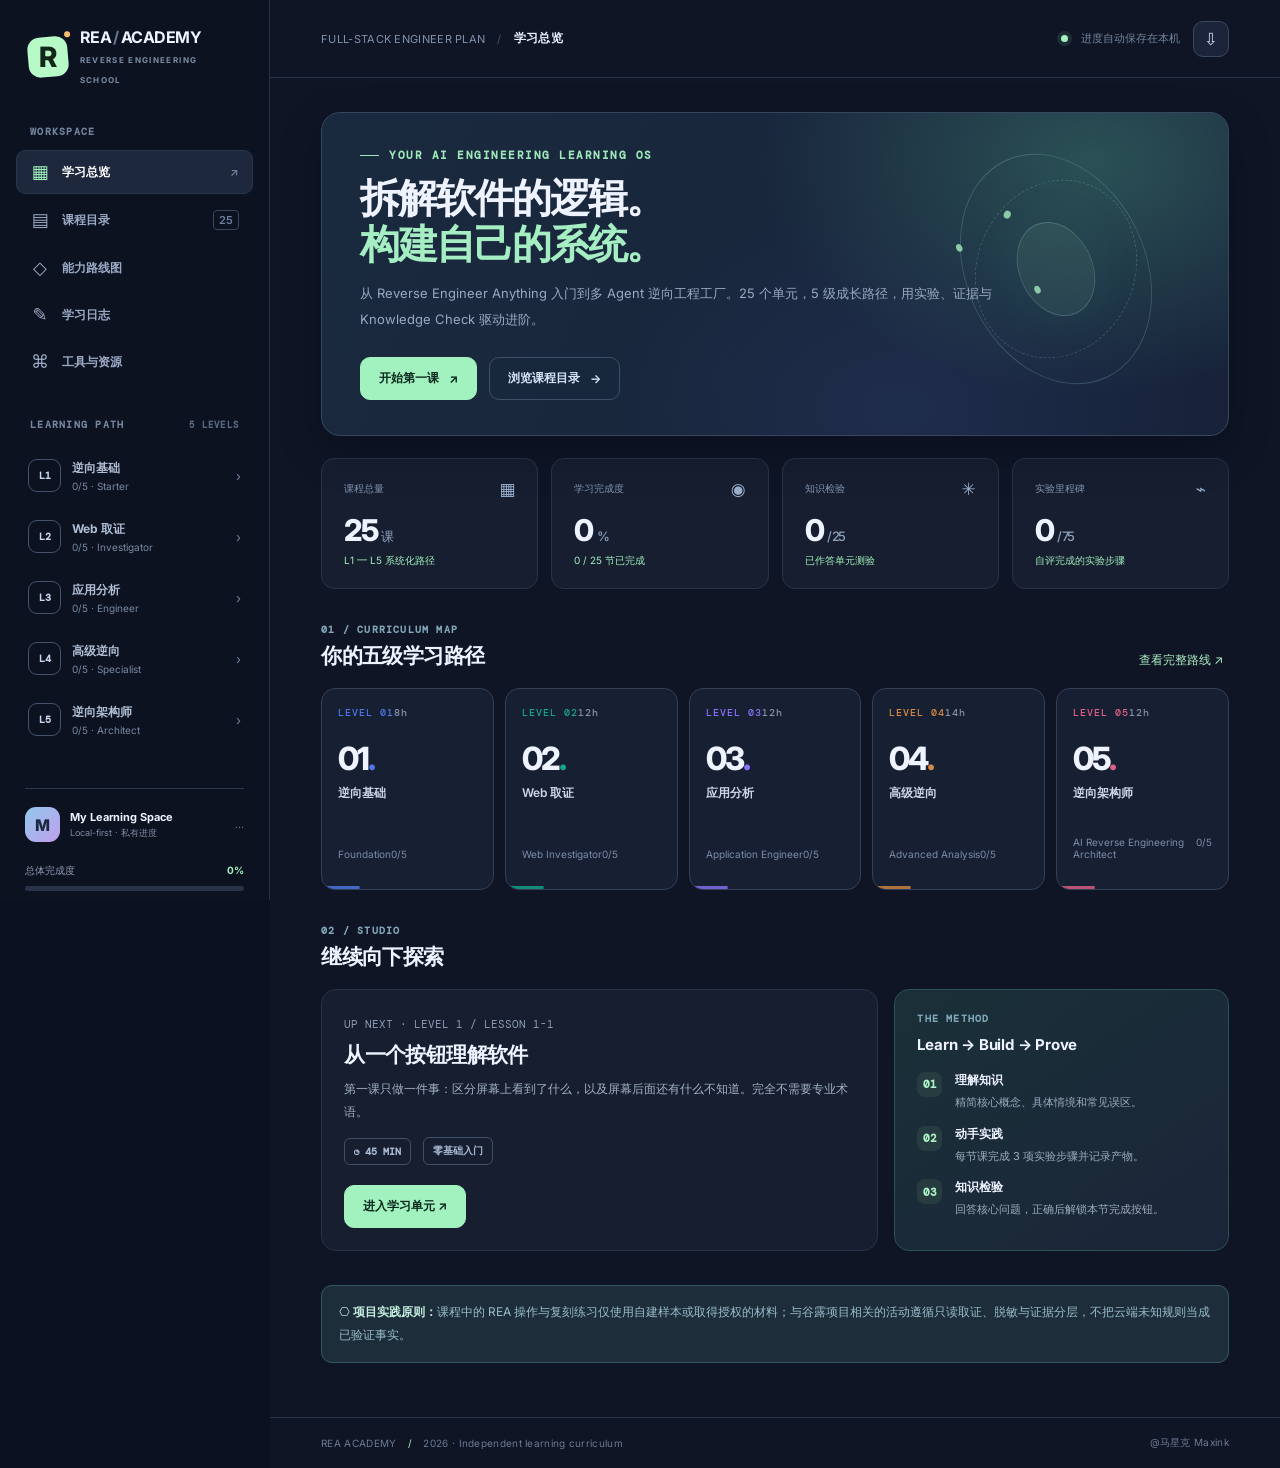
<file: rea-academy/index.html>
<!doctype html>
<html lang="zh-CN">
<head>
  <meta charset="UTF-8" />
  <meta name="viewport" content="width=device-width, initial-scale=1, viewport-fit=cover" />
  <meta name="theme-color" content="#0c1222" />
  <meta name="description" content="REA Academy — 从逆向工程基础到 AI 逆向架构师，25 节课程、交互测验与实战进度管理。" />
  <title>REA Academy · AI 逆向工程学习工作台</title>
  <style>
@import url('https://fonts.googleapis.com/css2?family=DM+Mono:wght@400;500&family=Inter:wght@400;500;600;700;800&display=swap');
:root{--bg:#0b1120;--sidebar:#0c1220;--main:#0f1525;--card:#161e30;--card2:#192237;--border:#293348;--borderlight:#344158;--txt:#eef3ff;--muted:#9eabc2;--soft:#6e7e9a;--accent:#a1f2bf;--accent2:#85d8f2;--shadow:0 15px 40px #01040f40;font-family:Inter,system-ui,-apple-system,'PingFang SC','Microsoft YaHei',sans-serif;color:var(--txt);background:var(--bg)}
*{box-sizing:border-box}html{scroll-behavior:smooth}body{margin:0;min-width:320px}button,input{font:inherit}button{cursor:pointer}button:disabled{opacity:.45;cursor:not-allowed}a{color:inherit;text-decoration:none}strong,b{font-weight:700}h1,h2,h3,h4,p{margin:0}::selection{background:#a1f2bf;color:#0b1120}
.app-shell{display:grid;grid-template-columns:270px minmax(0,1fr);min-height:100vh}.sidebar{background:var(--sidebar);border-right:1px solid var(--border);height:100vh;position:sticky;top:0;display:flex;flex-direction:column;padding:27px 16px 20px;overflow-y:auto;scrollbar-width:thin}.brand{display:flex;align-items:center;gap:12px;padding:0 12px 38px;cursor:pointer}.brand-mark{width:40px;height:40px;border-radius:12px;background:#b7f9c7;color:#122719;font-size:28px;font-weight:800;display:grid;place-items:center;position:relative;transform:rotate(-5deg)}.brand-mark>span{transform:rotate(5deg)}.brand-mark i{position:absolute;right:-6px;top:-6px;width:10px;height:10px;border:2px solid var(--sidebar);background:#f9bd71;border-radius:50%}.brand-word b{font-size:16px;letter-spacing:-.5px;display:block}.brand-space{color:#6a7891;padding:0 2px}.brand-word small{font-size:8px;color:#7c8da7;letter-spacing:1.35px;font-weight:700}.sidebar-section-label,.sidebar-head{font:600 10px 'DM Mono',monospace;letter-spacing:1.25px;color:#73849e;padding:0 14px;margin-bottom:12px}.primary-nav{display:grid;gap:3px;margin-bottom:34px}.nav-link{width:100%;background:transparent;border:1px solid transparent;border-radius:9px;color:#9baac4;display:flex;align-items:center;gap:12px;padding:12px 13px;text-align:left;font-size:12px;font-weight:600}.nav-link:hover,.nav-link.active{background:#1d283d;color:#fff;border-color:#26354a}.nav-link.active .nav-ico{color:var(--accent)}.nav-ico{width:20px;font-size:18px;font-family:system-ui;font-weight:500;text-align:center;line-height:1}.nav-end,.nav-count{margin-left:auto;font-size:11px;color:#6e819f}.nav-count{border:1px solid #3a4660;padding:2px 5px;border-radius:4px}.sidebar-head{margin-bottom:16px;display:flex;align-items:center;justify-content:space-between}.sidebar-head small{font-size:9px;color:#586983}.sidebar-levels{display:grid;gap:4px}.side-level{padding:11px;border-radius:10px;display:flex;align-items:center;gap:11px;background:transparent;border:1px solid transparent;text-align:left;width:100%;color:#afbed5}.side-level:hover{background:#1a2437}.side-level.active{background:#1e2a3d;border-color:#32445d}.side-level-number{font:600 10px 'DM Mono',monospace;display:grid;place-items:center;width:33px;height:33px;min-width:33px;border:1px solid #47536c;border-radius:9px;color:#c9d8f0}.side-level.active .side-level-number{background:#a1f2bf;color:#0a2416;border-color:transparent}.side-level strong{font-size:12px;display:block}.side-level small{display:block;margin-top:3px;font-size:10px;color:#788aa3}.side-level .level-dot{margin-left:auto;color:#72839d;font-size:13px}.side-footer{margin-top:auto;padding:40px 9px 0}.mini-profile{border-top:1px solid #2c384c;padding-top:18px;display:flex;align-items:center;gap:10px}.avatar{width:35px;height:35px;border-radius:11px;background:linear-gradient(135deg,#92c9ec,#c09eed);color:#1c2740;display:grid;place-items:center;font-weight:800}.mini-profile b{font-size:11px;display:block}.mini-profile span{font-size:9px;color:#7f8ba4;display:block;margin-top:3px}.mini-arrow{margin-left:auto}.mini-progress{margin-top:22px}.mini-progress-title{display:flex;justify-content:space-between;font-size:10px;color:#8f9cb4;margin-bottom:8px}.mini-progress-title b{color:var(--accent)}.progress-track{height:5px;border-radius:10px;background:#28334a;overflow:hidden}.progress-track span{display:block;height:100%;width:0;background:linear-gradient(90deg,#7ebde6,#a1f2bf);border-radius:inherit;transition:width .4s}.backup-btn{margin-top:18px;background:transparent;border:1px solid #37445d;border-radius:7px;color:#a5b3ca;padding:10px;font-size:11px;width:100%;text-align:left}.backup-btn:hover{background:#243048;color:white}.main-wrap{min-width:0;display:flex;flex-direction:column;background:var(--main)}.topbar{height:78px;padding:0 clamp(20px,4vw,64px);border-bottom:1px solid var(--border);display:flex;align-items:center;justify-content:space-between;gap:20px;flex-shrink:0}.crumb{display:flex;align-items:center;gap:12px;font-size:11px;letter-spacing:.3px;color:#8191ab}.crumb strong{color:#e8efff;font-size:12px}.crumb-divider{color:#43516a}.top-actions{display:flex;gap:13px;align-items:center;font-size:11px;color:#73849c}.live-dot{height:7px;width:7px;border-radius:50%;background:#a3f4bc;box-shadow:0 0 0 4px #a3f4bc1b}.icon-button{border:1px solid #3c4860;background:#1b2438;border-radius:10px;color:#cad8ed;width:36px;height:36px;font-size:17px}.icon-button:hover{border-color:#93e8b3;color:white}.mobile-menu{display:none}.page-content{width:min(1370px,100%);padding:34px clamp(20px,4vw,64px) 54px;margin:auto;flex:1}.site-footer{display:flex;justify-content:space-between;gap:12px;align-items:center;color:#6b7a94;font-size:10px;padding:18px clamp(20px,4vw,64px);border-top:1px solid var(--border);letter-spacing:.3px}.footer-sep{color:#abf4c3;padding:0 8px}
.kicker{font:600 11px 'DM Mono',monospace;letter-spacing:1.5px;color:#9ee8ba;display:flex;gap:10px;align-items:center}.kicker:before{content:'';height:1px;background:#9ee8ba;width:19px}.h1{font-size:clamp(29px,3.1vw,49px);letter-spacing:-2px;line-height:1.17;margin:13px 0 12px;font-weight:800}.h1 em{font-style:normal;color:#a5edc2}.lede{font-size:13px;line-height:2;color:#99a9c1;max-width:720px}.hero{min-height:278px;border-radius:19px;background:radial-gradient(ellipse 480px 330px at 85% 15%,#2b5156 0%,transparent 70%),radial-gradient(ellipse 390px 280px at 64% 92%,#25345b88 0%,transparent 75%),linear-gradient(110deg,#1a2a3e,#17223a);border:1px solid #34475e;padding:35px 38px;position:relative;overflow:hidden;display:flex;align-items:stretch;box-shadow:var(--shadow)}.hero>*{position:relative;z-index:1}.hero-text{max-width:660px}.hero .h1{margin-top:13px}.hero-art{position:absolute;right:52px;top:36px;width:240px;height:240px;z-index:0;opacity:.8}.orbit{border:1px solid #a4e5d64b;position:absolute;border-radius:50%;inset:0;transform:rotate(-25deg) scaleX(.75)}.orbit:nth-child(2){inset:29px;border-style:dashed;transform:rotate(23deg) scaleX(.87)}.orbit:nth-child(3){inset:71px;background:#a3f5c41b;box-shadow:0 0 80px #63e0cf17;border-style:solid}.orbit:before{content:'';width:8px;height:8px;border-radius:50%;background:#a5efbf;display:block;position:absolute;left:10px;top:55px}.hero-actions{display:flex;gap:12px;margin-top:25px;flex-wrap:wrap}.btn{display:inline-flex;align-items:center;justify-content:center;gap:10px;border-radius:10px;padding:12px 18px;border:1px solid #3e4e64;color:#d7e4f5;background:#233046;font-size:12px;font-weight:700;transition:transform .2s,background .2s}.btn:hover{transform:translateY(-1px);background:#2b3a54}.btn.primary{color:#0d281e;background:#a1f2bf;border-color:#a1f2bf}.btn.primary:hover{background:#c2fbd1}.btn.ghost{background:#19293caa}.btn.sm{padding:8px 11px;font-size:11px}.btn[disabled]{cursor:not-allowed;transform:none}.row{display:flex;align-items:center;gap:12px}.row-between{display:flex;justify-content:space-between;align-items:center;gap:15px}.section{margin-top:34px}.section-top{margin-bottom:18px;display:flex;justify-content:space-between;align-items:flex-end;gap:12px}.eyebrow{font:600 10px 'DM Mono',monospace;letter-spacing:1.2px;color:#80a7b9}.section-title{font-size:21px;letter-spacing:-.6px;margin-top:6px}.link-text{color:#aceec4;background:transparent;border:0;font-size:12px}.link-text:hover{text-decoration:underline}.muted{color:var(--muted)}.tiny{font-size:11px}.mono{font-family:'DM Mono',monospace}.stat-grid{display:grid;grid-template-columns:repeat(4,1fr);gap:13px;margin-top:22px}.stat-card{border:1px solid var(--border);background:var(--card);border-radius:13px;padding:20px 22px;min-height:118px}.stat-top{display:flex;justify-content:space-between;align-items:center;font-size:10px;color:#8395b0}.stat-icon{font-size:17px;color:#99aecb}.stat-number{font-size:30px;font-weight:800;letter-spacing:-1.6px;margin-top:13px}.stat-unit{font-size:13px;color:#8ea1bb;margin-left:4px;font-weight:500}.stat-sup{font-size:10px;color:#a2efbb;margin-top:6px}.level-grid{display:grid;grid-template-columns:repeat(5,minmax(0,1fr));gap:11px}.level-card{border:1px solid #344057;background:#171f32;border-radius:14px;padding:17px 16px;text-align:left;color:inherit;min-height:202px;position:relative;display:flex;flex-direction:column;overflow:hidden;transition:transform .2s,border-color .2s}.level-card:hover{transform:translateY(-3px);border-color:#92dfb1}.level-card:after{content:'';height:3px;position:absolute;left:0;right:0;bottom:0;background:var(--level);opacity:.8;transform:scaleX(.22);transform-origin:left;transition:transform .3s}.level-card:hover:after{transform:scaleX(1)}.level-card .level-num{font:500 10px 'DM Mono',monospace;color:var(--level);letter-spacing:1px}.level-card .level-large{font-size:32px;margin-top:20px;letter-spacing:-2px;font-weight:800}.level-card .level-name{font-size:12px;color:#cbd6e8;margin-top:7px;font-weight:600}.level-card .level-meta{font-size:10px;color:#7b8da9;margin-top:auto;padding-top:24px;display:flex;justify-content:space-between}.level-pbar{height:3px;border-radius:4px;background:#2b3952;margin-top:9px}.level-pbar span{height:100%;display:block;border-radius:4px;background:var(--level)}.split-grid{display:grid;grid-template-columns:minmax(0,1.25fr) minmax(260px,.75fr);gap:16px}.panel{background:var(--card);border:1px solid var(--border);border-radius:15px;padding:22px}.panel-title{font-size:15px;font-weight:700;letter-spacing:-.2px}.panel-desc{font-size:12px;line-height:1.8;color:#9aaac3;margin-top:9px}.next-banner{display:flex;flex-direction:column;justify-content:space-between;gap:20px}.next-banner .small-label{color:#8f9db4;font-size:11px}.next-banner h3{font-size:21px;letter-spacing:-.6px;margin:9px 0}.next-banner p{font-size:12px;color:#a4b2c7;line-height:1.9}.next-banner .btn{align-self:start}.subpanel{background:linear-gradient(145deg,#1a3038,#1b2539);border:1px solid #2b5353}.tip-list{display:grid;gap:14px;margin-top:18px}.tip{display:flex;gap:13px;align-items:flex-start}.tip-number{width:25px;height:25px;background:#273c40;color:#adf5c7;border-radius:8px;font:600 11px 'DM Mono',monospace;display:grid;place-items:center;flex-shrink:0}.tip strong{display:block;font-size:12px}.tip p{font-size:11px;line-height:1.7;color:#9dacbf;margin-top:4px}.module-list{display:grid;gap:9px}.module-card{width:100%;background:#171f31;border:1px solid #2f3b50;display:flex;align-items:center;text-align:left;gap:13px;padding:15px 17px;border-radius:12px;color:#e7eeff;transition:background .2s,border-color .2s}.module-card:hover{border-color:#7dabac;background:#1d2c41}.module-code{color:#a2eabf;background:#263c45;border:1px solid #395c60;padding:8px 9px;font:600 11px 'DM Mono',monospace;border-radius:8px;flex-shrink:0}.module-main{flex:1;min-width:0}.module-main b{display:block;font-size:13px;overflow:hidden;text-overflow:ellipsis;white-space:nowrap}.module-main p{font-size:11px;color:#8c9db5;margin-top:6px;line-height:1.6;display:-webkit-box;-webkit-line-clamp:1;-webkit-box-orient:vertical;overflow:hidden}.module-tail{display:flex;align-items:center;gap:12px;color:#8da0bb;font-size:11px;flex-shrink:0}.done-dot{color:#a3efbe}.label-pill{font:600 10px 'DM Mono',monospace;display:inline-flex;align-items:center;padding:6px 9px;border:1px solid #405069;border-radius:6px;color:#aabbd3}.learning-header{padding-top:12px}.learning-header .meta{display:flex;align-items:center;flex-wrap:wrap;gap:12px;margin-bottom:14px;color:#a3b2c7;font-size:11px}.learning-layout{display:grid;grid-template-columns:minmax(0,1fr) 288px;gap:24px;margin-top:25px;align-items:start}.content-stack{display:grid;gap:18px}.learn-card{background:#171f32;border:1px solid #344158;border-radius:16px;padding:28px 30px}.learn-card h2{font-size:19px;letter-spacing:-.5px}.learn-card .under-title{color:#92a1ba;font-size:12px;line-height:1.9;margin-top:10px}.concept-list{display:grid;gap:13px;margin-top:23px}.concept{background:#1b263a;border:1px solid #314258;padding:18px;border-radius:11px}.concept .num{font:600 10px 'DM Mono',monospace;color:#a3eabf;letter-spacing:.8px}.concept h3{font-size:14px;margin:9px 0 8px}.concept p{font-size:12px;line-height:2;color:#a5b5ca}.case-study{border-left:3px solid #b2efc2;background:#223340;line-height:2;padding:16px 20px;color:#bfcee0;border-radius:0 10px 10px 0;font-size:12px;margin-top:18px}.case-study b{color:#d9f7df}.code-block{background:#0b1220;border:1px solid #33455e;color:#c0edce;border-radius:10px;font:12px/1.9 'DM Mono',monospace;padding:17px 20px;white-space:pre-wrap;overflow:auto;margin:18px 0 0}.section-step{font-size:10px;letter-spacing:1px;color:#a7edc1;font-weight:700;margin-bottom:11px}.lab-tasks{display:grid;gap:10px;margin-top:21px}.task{display:flex;align-items:flex-start;gap:10px;padding:14px;background:#1c273b;border:1px solid #34435b;border-radius:10px;cursor:pointer;font-size:12px;color:#bfcce0;line-height:1.8}.task input{accent-color:#a1f2bf;margin:4px 0 0;flex-shrink:0}.task:has(input:checked){border-color:#447361;background:#1c3334}.deliverable{margin-top:21px;padding:15px;border:1px dashed #4c6b68;background:#1c3038;border-radius:10px;font-size:12px;color:#a7bccc}.deliverable strong{color:#afeac4}.quiz-options{display:grid;gap:10px;margin-top:17px}.option{display:flex;align-items:center;gap:11px;text-align:left;border-radius:9px;padding:13px 15px;border:1px solid #3c4b62;background:#202c41;color:#c9d6e9;font-size:12px;width:100%;line-height:1.7}.option:hover{border-color:#94e8b5}.option.selected{border-color:#a4ecc0;background:#213e3a}.option.correct{border-color:#60ba81;background:#1b4432}.option.wrong{border-color:#e08281;background:#472b38}.option-index{width:23px;height:23px;min-width:23px;border-radius:7px;background:#314057;display:grid;place-items:center;font:600 10px 'DM Mono',monospace}.result-box{background:#253a3d;border:1px solid #456965;border-radius:10px;color:#bce8c6;padding:14px;font-size:12px;line-height:1.9;margin-top:17px}.result-box.bad{background:#392b36;border-color:#79505d;color:#eac6c9}.quiz-hint{color:#8394ac;font-size:11px;margin-top:13px;line-height:1.8}.side-study{position:sticky;top:25px;display:grid;gap:14px}.study-panel{border:1px solid #35455d;background:#192337;border-radius:14px;padding:19px}.study-panel h3{font-size:13px}.study-panel p{font-size:11px;color:#92a6bc;line-height:1.8;margin-top:8px}.study-ring{position:relative;width:112px;height:112px;margin:17px auto;display:grid;place-items:center;border-radius:50%;background:conic-gradient(#a1edbf var(--pct),#314057 0)}.study-ring:after{content:'';position:absolute;width:84px;height:84px;background:#192337;border-radius:50%}.study-ring b{z-index:1;font-size:26px}.study-ring small{z-index:1;position:absolute;font-size:9px;color:#9aadbd;transform:translateY(20px)}.study-progress-text{font-size:10px;color:#8496ad;text-align:center}.lesson-mini-nav{display:grid;gap:5px;margin-top:14px}.lesson-mini-nav button{background:none;border:0;text-align:left;color:#a5b5cc;padding:8px;border-radius:7px;font-size:11px;display:flex;gap:8px}.lesson-mini-nav button:hover{background:#243249;color:#e1f8e7}.lesson-mini-nav .ok{color:#a1f2bf}.next-lesson{font-size:11px;padding:12px;border-radius:10px;background:#223247;border:1px solid #344960;color:#bdd3e1;display:flex;justify-content:space-between;align-items:center;gap:10px;cursor:pointer}.next-lesson:hover{background:#2b3a50}.notice{background:#1d2e3a;border:1px solid #335762;border-radius:11px;padding:15px 17px;color:#9abccb;font-size:12px;line-height:1.9}.notice strong{color:#c4eee0}.notice.warning{background:#3c2a29;border-color:#745544;color:#e6c1a4}.search-input{width:100%;border:1px solid #405069;background:#1b273a;color:#fff;border-radius:9px;outline:none;padding:12px 14px;font-size:12px}.search-input:focus{border-color:#a6e7b8}.filters{display:flex;gap:8px;flex-wrap:wrap;margin:20px 0}.chip{background:#1e283b;color:#97a9c4;border:1px solid #35435a;border-radius:8px;padding:9px 12px;font-size:11px}.chip.active{background:#b5f1c9;color:#10271b;border-color:#b5f1c9}.roadmap-list{display:grid;gap:14px;margin-top:25px}.roadmap-item{display:grid;grid-template-columns:95px 1fr auto;align-items:center;gap:18px;border:1px solid #39455e;border-radius:15px;background:#172133;padding:22px 24px}.roadmap-big{font-size:37px;font-weight:800;letter-spacing:-2px}.roadmap-item h3{font-size:15px}.roadmap-item p{font-size:12px;line-height:1.8;color:#9eb0c6;margin-top:7px}.roadmap-tags{display:flex;gap:9px;margin-top:10px;flex-wrap:wrap}.roadmap-tags span{font-size:10px;color:#a4c3bf;background:#223940;border-radius:5px;padding:5px 8px}.resource-grid{display:grid;grid-template-columns:repeat(2,1fr);gap:13px;margin-top:24px}.resource{padding:22px;background:#172133;border:1px solid #344057;border-radius:13px;display:flex;gap:14px}.resource-icon{width:40px;height:40px;display:grid;place-items:center;background:#2a3a51;border-radius:11px;flex-shrink:0;font-size:20px;color:#b6ebcd}.resource h3{font-size:13px}.resource p{font-size:11px;line-height:1.8;color:#99a9be;margin:8px 0 12px}.resource a{font-size:11px;color:#b1eec6}.resource a:hover{text-decoration:underline}.utility-bar{display:flex;align-items:center;justify-content:space-between;gap:12px;flex-wrap:wrap;margin:20px 0}.empty{padding:40px;text-align:center;border:1px dashed #40536b;color:#9cacc5;border-radius:12px;font-size:12px}.toast{position:fixed;left:50%;bottom:24px;transform:translate(-50%,100px);opacity:0;pointer-events:none;background:#b7f4cf;color:#0e3220;box-shadow:0 15px 40px #0009;padding:13px 20px;border-radius:10px;z-index:100;font-size:12px;font-weight:700;transition:transform .25s,opacity .25s}.toast.show{opacity:1;transform:translate(-50%,0)}.scrim{display:none}.line{border:0;border-top:1px solid #37445a;margin:22px 0}.level-hero{border:1px solid #35465f;background:radial-gradient(circle at right top,#234e4e55,transparent 45%),#192337;border-radius:17px;padding:30px;margin-bottom:25px}.level-hero .h1{font-size:34px}.badge{font-size:10px;color:#b5f5ca;padding:5px 8px;border-radius:6px;border:1px solid #476c62;background:#27483e;font-weight:700}.assessment{margin-top:20px;border:1px solid #38534c;background:#1a2c31;border-radius:12px;padding:21px}.assessment h3{font-size:15px;margin-bottom:10px}.assessment p{font-size:12px;color:#a0b4c2;line-height:1.9}.assessment ul{font-size:12px;color:#b9cadd;line-height:2;padding-left:20px}.course-return{background:none;border:0;color:#b2eccc;font-size:12px;padding:0;margin:0 0 20px}.course-return:hover{text-decoration:underline}.icon-boost{font-size:16px;color:#a1f2bf}
@media (max-width:1200px){.level-grid{grid-template-columns:repeat(3,1fr)}.hero-art{right:-45px;opacity:.43}.hero-text{max-width:620px}.learning-layout{grid-template-columns:minmax(0,1fr) 255px}.stat-grid{grid-template-columns:repeat(2,1fr)}}
@media (max-width:1000px){.app-shell{grid-template-columns:220px 1fr}.sidebar{padding-left:10px;padding-right:10px}.brand-word b{font-size:13px}.page-content{padding-left:25px;padding-right:25px}.topbar{padding-left:25px;padding-right:25px}.learning-layout{grid-template-columns:1fr}.side-study{position:static;grid-template-columns:1fr 1fr}.hero{padding:30px}.hero-art{display:none}.stat-grid{grid-template-columns:repeat(2,1fr)}}
@media (max-width:720px){.app-shell{display:block}.sidebar{position:fixed;left:0;top:0;bottom:0;z-index:40;width:282px;transform:translateX(-110%);transition:transform .25s;box-shadow:8px 0 32px #0008}.sidebar.open{transform:translateX(0)}.scrim.show{display:block;position:fixed;inset:0;background:#0009;z-index:35}.topbar{height:62px;padding:0 17px}.mobile-menu{display:block}.crumb{font-size:9px}.crumb>span:first-child{display:none}.crumb-divider{display:none}.top-save{display:none}.page-content{padding:21px 15px 40px}.site-footer{padding:15px;font-size:9px}.hero{padding:27px 22px;min-height:280px}.h1{font-size:32px;letter-spacing:-1.1px}.hero .h1{font-size:30px}.lede{font-size:12px}.hero-actions{margin-top:23px}.stat-grid{gap:9px;margin-top:14px}.stat-card{padding:16px;min-height:103px}.stat-number{font-size:25px}.level-grid{grid-template-columns:repeat(2,1fr)}.level-card{min-height:175px}.level-card .level-large{margin-top:13px}.split-grid,.resource-grid{grid-template-columns:1fr}.learn-card{padding:21px 18px}.learning-layout{margin-top:15px}.side-study{grid-template-columns:1fr}.roadmap-item{grid-template-columns:62px 1fr;gap:12px;padding:18px}.roadmap-item .btn{grid-column:2;justify-self:start}.roadmap-big{font-size:28px}.module-card{padding:13px 11px}.module-tail>span:first-child{display:none}.module-code{font-size:9px;padding:6px}.section{margin-top:27px}.section-title{font-size:18px}.site-footer>span:first-child{max-width:62%}}
@media (max-width:390px){.level-grid{grid-template-columns:1fr 1fr}.level-card{padding:12px;min-height:165px}.level-card .level-large{font-size:27px}.brand{padding-bottom:23px}.hero .h1{font-size:27px}}
@media(prefers-reduced-motion:reduce){*{scroll-behavior:auto!important;transition:none!important}}

  
.lab-record{margin:8px 0 13px;padding:14px;border-radius:10px;background:#121e30;border:1px solid #3c4c65}
.lab-record-title{font-size:12px;font-weight:700;color:#a1f2bf;margin-bottom:8px}
.lab-textbox{width:100%;min-height:92px;border-radius:8px;border:1px solid #40526e;outline:none;background:#0c172a;color:#e8f3ff;padding:12px;font:13px/1.8 Inter,system-ui,sans-serif;resize:vertical}
.lab-textbox:focus{border-color:#a1f2bf}
.lab-record-foot{display:flex;justify-content:space-between;align-items:center;gap:10px;margin-top:10px;flex-wrap:wrap}
.lab-record-result{margin-top:10px;padding:11px;border-radius:9px;background:#1c3636;color:#bce7cd;font-size:12px;line-height:1.8}
.lab-record-result.warn{background:#382d36;color:#ffd2d2}
.lab-record-foot small{font-size:11px;color:#9dafc5}
.beginner-guide{border:1px solid #4c7c63;background:#173229;padding:17px 19px;border-radius:12px;color:#c6efdc;margin:18px 0;line-height:1.9;font-size:13px}.beginner-guide p{margin-top:8px}.beginner-guide b{color:#a1f2bf}
.life-first{background:linear-gradient(135deg,#1a3040 0%,#17283a 70%,#172335 100%);border-color:#426b6e}
.life-title{display:flex;align-items:center;gap:13px;margin-top:16px}
.life-emoji{font-size:27px;display:flex;align-items:center;justify-content:center;flex-shrink:0;width:50px;height:50px;background:#244b46;border-radius:12px}
.life-kicker{font-size:11px;color:#9ce1bb;font-weight:700;margin-bottom:5px}
.life-title h2{font-size:22px;line-height:1.35}
.life-story{font-size:15px;line-height:2;color:#f0f8ff;margin:19px 0 20px;letter-spacing:.12px}
.life-grid{display:grid;grid-template-columns:1fr 1fr;gap:12px}
.life-part{padding:15px;background:#101f30a8;border:1px solid #365368;border-radius:11px;line-height:1.85}
.life-part strong{color:#b2eac8;font-size:12px}
.life-part p{font-size:13px;margin-top:7px;color:#d4e0ef}
.life-thinking{margin-top:15px;border:1px solid #496c6c;border-radius:10px;padding:13px 15px;background:#142c38}
.life-thinking summary{cursor:pointer;color:#c6f8dd;font-size:13px;font-weight:700}
.life-thinking p{font-size:13px;line-height:1.9;margin-top:11px}
.life-note{color:#93b3c7;font-size:11px!important}
@media(max-width:670px){.life-grid{grid-template-columns:1fr}.life-story{font-size:14px}.life-title h2{font-size:19px}}
</style>
</head>
<body>
  <div class="app-shell">
    <aside class="sidebar" id="sidebar">
      <div class="brand" role="link" tabindex="0" data-action="home" aria-label="回到学习首页">
        <div class="brand-mark"><span>R</span><i></i></div>
        <div class="brand-word"><b>REA<span class="brand-space">/</span>ACADEMY</b><small>REVERSE ENGINEERING SCHOOL</small></div>
      </div>
      <div class="sidebar-section-label">WORKSPACE</div>
      <nav class="primary-nav" aria-label="主导航">
        <button class="nav-link" data-view="home"><span class="nav-ico">▦</span>学习总览 <span class="nav-end">↗</span></button>
        <button class="nav-link" data-view="curriculum"><span class="nav-ico">▤</span>课程目录 <span class="nav-count">25</span></button>
        <button class="nav-link" data-view="roadmap"><span class="nav-ico">◇</span>能力路线图</button>
        <button class="nav-link" data-view="journal"><span class="nav-ico">✎</span>学习日志</button>
        <button class="nav-link" data-view="resources"><span class="nav-ico">⌘</span>工具与资源</button>
      </nav>
      <div class="sidebar-head"><span>LEARNING PATH</span><small>5 LEVELS</small></div>
      <div id="sidebar-levels" class="sidebar-levels"></div>
      <div class="side-footer">
        <div class="mini-profile"><div class="avatar">M</div><div><b>My Learning Space</b><span>Local-first · 私有进度</span></div><span class="mini-arrow">⋯</span></div>
        <div class="mini-progress"><div class="mini-progress-title"><span>总体完成度</span><b id="side-progress-label">0%</b></div><div class="progress-track"><span id="side-progress-bar"></span></div></div>
        <button class="backup-btn" data-action="export">↧ 导出学习记录</button>
      </div>
    </aside>

    <div class="main-wrap">
      <header class="topbar">
        <button class="mobile-menu icon-button" data-action="menu" aria-label="打开菜单">☰</button>
        <div class="crumb"><span>FULL-STACK ENGINEER PLAN</span><span class="crumb-divider">/</span><strong id="crumb-name">学习总览</strong></div>
        <div class="top-actions"><span class="live-dot"></span><span class="top-save">进度自动保存在本机</span><button class="icon-button" data-action="export" title="导出进度" aria-label="导出学习进度">⇩</button></div>
      </header>
      <div class="page-content" id="page-content" tabindex="-1"><section class="hero"><div class="hero-text"><div class="kicker">YOUR LEARNING OS · FALLBACK CONTENT</div><h1 class="h1">拆解软件的逻辑。<br><em>构建自己的系统。</em></h1><p class="lede">欢迎来到 REA Academy。25 节课程，5 级成长路径：从逆向工程基础到 AI 逆向架构师。</p><p class="lede" style="margin-top:12px">当前页面正在加载课程交互功能。如果长期停留在此页面，请使用普通浏览器打开在线网址，并允许 JavaScript 运行。</p></div></section><section class="section"><div class="section-top"><div><div class="eyebrow">COURSE MAP</div><h2 class="section-title">五级课程总览</h2></div></div><div class="level-grid"><div class="panel"><b>L1 · 基础使用者</b><p>逆向基础、环境、CLI/MCP、安全边界</p></div><div class="panel"><b>L2 · Web 逆向分析师</b><p>浏览器、网络、JS、业务规则与取证</p></div><div class="panel"><b>L3 · 应用逆向工程师</b><p>JS、Electron、.NET 与程序结构</p></div><div class="panel"><b>L4 · 高级逆向工程师</b><p>原生二进制、动态分析、移动应用</p></div><div class="panel"><b>L5 · AI 逆向架构师</b><p>多 Agent、证据治理、自动化复现与验收</p></div></div></section></div>
      <footer class="site-footer"><span>REA ACADEMY <span class="footer-sep">/</span> 2026 · Independent learning curriculum</span><span>@马星克 Maxink</span></footer>
    </div>
  </div>
  <div class="scrim" id="scrim"></div>
  <div class="toast" id="toast" role="status" aria-live="polite"></div>
  <input type="file" id="import-file" hidden accept="application/json,.json" />
  <script>
// REA Academy v1 · course content uses original educational examples and public documentation.
const LEVELS = [
  {id:1,name:'逆向基础',en:'Foundation',role:'Starter',duration:'8h',color:'#4D79E8',mission:'从零理解 REA，建立可重跑的分析环境与证据意识。',capstone:'在自建 JavaScript 小项目上完成一次本地分析并保留证据。',deliver:'环境报告 · 分析结果 · 风险边界',threshold:70},
  {id:2,name:'Web 取证',en:'Web Investigator',role:'Investigator',duration:'12h',color:'#13A78B',mission:'看懂网页、接口、前端规则与业务状态，把观察变成规格。',capstone:'分析一个授权测试站点的「项目关闭」功能并生成验收包。',deliver:'功能矩阵 · 字段字典 · API 契约 · 测试用例',threshold:75},
  {id:3,name:'应用分析',en:'Application Engineer',role:'Engineer',duration:'12h',color:'#8A72F9',mission:'研究 JS / Electron / .NET 结构，找到具体功能的模块与调用路径。',capstone:'分析自建 Electron 搜索功能，独立复现并测试。',deliver:'模块图 · 函数追踪 · 代码 · 自动测试',threshold:80},
  {id:4,name:'高级逆向',en:'Advanced Analysis',role:'Specialist',duration:'14h',color:'#D68A42',mission:'理解二进制、移动端与运行时证据，正确选择专业分析引擎。',capstone:'分析一个合法使用的开源原生或 Android 示例，写出函数/行为证据报告。',deliver:'二进制概览 · 调用图 · 假设验证报告',threshold:85},
  {id:5,name:'逆向架构师',en:'AI Reverse Engineering Architect',role:'Architect',duration:'12h',color:'#E16088',mission:'将取证、分析、开发和验收组成可复用的 Agent 工厂。',capstone:'Gllue Local 试点：检索候选人 → 记录沟通 → 更新信息 → 变更招聘阶段。',deliver:'Playbook · Evidence Registry · E2E 报告 · 项目复盘',threshold:90},
];

const COURSES = [
{
 id:'1-1',level:1,title:'从一个按钮理解软件',minutes:45,tag:'零基础入门',intro:'第一课只做一件事：区分屏幕上看到了什么，以及屏幕后面还有什么不知道。完全不需要专业术语。',
 concepts:[
 ['看得到 ≠ 全知道','想象你在餐厅点餐：能看到菜单和菜品，但看不到厨房做法。打开 App 看到按钮也是同样道理。'],
 ['动手观察','例如点击「收藏」后爱心变红了，你知道屏幕发生了变化，但还不知道网站有没有在服务器保存数据。先观察，再提问。'],
 ['REA 在帮我们做什么','REA 像调查助手，能分析你有权访问的程序线索，帮助理解软件的工作方式；看到页面不会自动知道全部内部细节。']
 ],example:'生活例子：打开外卖 App，看到「提交订单」按钮，只能说明页面提供了入口。订单有没有成功存入系统，还要观察实际结果。就像看到餐厅菜单，不代表知道厨房的做法。',lab:['找一个熟悉的 App 按钮（例如收藏、购物车），写写你看到了什么','点一下按钮：有什么变化？有什么事情暂时看不出来？','用自己的话说：为什么看到按钮，也不等于知道软件背后怎样工作？'],deliver:'三句自己的观察或想法；用大白话即可',quiz:{q:'你在 App 上看到一个「提交」按钮，哪句话更准确？',options:['只要看见按钮，就一定知道服务器怎样处理','只能确认页面有这个按钮；背后怎样处理还要了解','有这个按钮就能立即得到软件的全部源码'],a:1,why:'看到按钮只能证明页面展示了入口，背后有没有保存、怎样处理，需要进一步观察。'}
},
{
 id:"1-2",level:1,title:"装软件前，先检查什么？",minutes:75,tag:"安装准备",intro:"像准备旅行一样，先清点需要的东西，再开始操作。今天学会看系统环境，暂时不用强迫自己记命令。",
 concepts:[["电脑也有「出行条件」","软件和旅行一样有门槛：它可能需要指定操作系统、版本、空间和访问权限。先知道自己的电脑是什么，才谈得上安装。"],["先预览，再真正改动","dry-run 可以理解成「先看旅行路线，不立即买票」：先确认命令预计做什么，再决定是否执行。是否支持 dry-run 以软件说明为准。"],["Doctor 像体检报告","诊断工具能列出哪些部分就绪、哪些没装好，但报告显示正常也不代表每个实际功能都测试过。"]],example:"你要在 Mac 上装 REA：先打开「关于本机」看系统版本，像出门前看护照有效期；再阅读 REA 的安装说明。",code:"node -v\nnpx -y rea-agents@latest doctor --json",lab:["像出门列清单一样，写出安装新软件前你认为要检查的三件事","在电脑上找到操作系统版本；找不到也可以记录「还不会」，再查一次","用大白话解释为什么安装前要先看清会改变什么（命令可选做）"],deliver:"一份三行的「装软件前检查清单」",quiz:{"q":"旅行前会查机票和护照。装陌生软件前，最稳妥的选择是什么？","options":["什么都不看，直接运行所有命令","先核实来源、电脑条件和可能改动的设置","把电脑里所有工具卸载再装"],"a":1,"why":"先检查条件，才能避免安装失败或覆盖已有设置。"}
},
{
 id:"1-3",level:1,title:"教 AI 办事：窗口、服务员和说明书",minutes:75,tag:"AI 工具协作",intro:"先想象去餐厅点菜：自己到窗口、请服务员转达、按菜谱操作。再去理解 CLI、MCP 和 Skill。",
 concepts:[["CLI：自己去窗口办事","打开终端，输入一条命令，就像亲自去办事窗口提出要求。你自己负责写清楚要做什么。"],["MCP：让 AI 通过服务窗口办事","MCP 是一种工具接入协议，像为 AI 开放一套有说明的服务窗口，让它能按约定调用工具，不需要直接猜工具内部怎么操作。"],["Skill：办事方法说明书","Skill 像门店操作手册：告诉 AI 哪些步骤优先、遇到问题怎么处理。拿到说明书并不等于接通窗口。"]],example:"你说「帮我分析软件」：WorkBuddy 像店长，Codex 像执行者，MCP 像服务窗口，REA 像真正提供分析的专用工具。",code:"npx -y rea-agents@latest doctor --json",lab:["给一个熟悉的场景（点餐、寄快递等）分出「自己做、别人帮你做、操作说明」","用自己的话解释：有操作说明书，是不是代表服务窗口已经可以用了？","写一句话描述希望 AI 帮你做的事情；可以完全不懂命令"],deliver:"一张「我想让 AI 帮我办的事」简单关系图",quiz:{"q":"餐厅有一本服务员培训手册，能说明什么？","options":["只要有手册，所有服务窗口都会自动正常运行","它教服务员如何办事，但仍要确认服务窗口能不能工作","手册能替代所有工作人员"],"a":1,"why":"Skill 提供方法，MCP 提供可调用的工具入口，两者需要分别检查。"}
},
{
 id:"1-4",level:1,title:"给软件选对工具",minutes:70,tag:"工具选择",intro:"像修家具：拧螺丝用螺丝刀，钉钉子用锤子。第一步是认出问题，再考虑工具。",
 concepts:[["先看要修什么","网页、桌面应用、安卓应用和程序文件不是同一种东西，就像木门、墙壁和电器需要不同工具。"],["分析器：各有所长的师傅","REA 背后会调用针对不同材料的分析工具；处理网页脚本不一定要先安装大型二进制反编译器。"],["从最简单安全的方法开始","先观察已有页面与自己有权访问的程序文件，再按证据需要补充工具，不用一次装齐。"]],example:"观察谷露在线 SaaS，从浏览器操作和网络请求入手；研究自己的安装包，再考虑针对安装包的分析器。",code:"",lab:["把「网页、手机 App、桌面应用」分别对应到生活里的「网页菜单、手机工具、电脑软件」","举一个例子，说明为什么修椅子未必需要电焊机","选自己熟悉的软件，说说你最想先观察它的哪个功能"],deliver:"一张「要解决什么问题 → 先用什么工具」的小卡片",quiz:{"q":"你只是想看看一个网页的按钮怎样工作，优先做什么？","options":["立刻买最贵的工具","先观察页面按钮和点击后的变化","直接猜网站数据库里有什么"],"a":1,"why":"先从可直接观察、低风险的方法开始，再根据新证据决定下一步。"}
},
{
 id:"1-5",level:1,title:"像侦探一样：看见、猜到、还不知道",minutes:70,tag:"证据意识",intro:"把手机截图、订单小票、朋友转述和个人猜测区分清楚。你已经掌握日常的证据思维。",
 concepts:[["看见：像拍下一张有时间的照片","Observed 指真实观察，并保留当时步骤、时间和上下文；就像订单小票能证明你付过这笔钱。"],["猜测：像根据线索推测","Inferred 是有根据的猜测，Unknown 是尚未确认。两者都不等于已经证实。"],["授权：别拆别人的包裹","分析自己有权使用的系统和文件。遇到他人的隐私、账号口令或受保护信息，就停止并遵循权限边界。"]],example:"谷露页面提示「必填」是看到的；服务器会不会也拒绝未填写的内容，没做授权测试前只能说「还不知道」。",code:"",lab:["想三个生活中的例子：亲眼看到、根据线索推测、完全不知道","给一张订单截图写下来源和时间（请使用自己的测试数据）","用自己的话说：为什么不能随便拆别人的快递或读取别人的资料？"],deliver:"三句话「我看见 / 我推测 / 我还不知道」",quiz:{"q":"看到快递 App 显示已送达，能立刻断定包裹就在家门口吗？","options":["一定可以，状态永远准确","未必，还可以查看配送照片或自己确认","因为 App 里有字，就知道全部配送过程"],"a":1,"why":"记录是证据线索之一，关键结论往往需要第二个证据确认。"}
},
{
 id:'2-1',level:2,title:'Web 观察与 CDP 探针',minutes:130,tag:'Web',intro:'把页面操作转成可复跑的实验，让每次点击都能追踪输入、状态和输出。',
 concepts:[
 ['页面状态','记录 URL、DOM、可见文本、交互控件、禁用态、错误提示和是否需要登录。'],
 ['CDP / Playwright','CDP 是调试协议，Playwright 可以封装可重复的点击、等待、断言和网络记录。'],
 ['状态覆盖','正常、空值、边界值、无权限、重复操作和撤销操作，构成最小行为测试矩阵。']
 ],example:'对关闭项目弹窗记录打开前状态、可选原因、按钮是否置灰以及提交后列表状态。',lab:['在自建测试站完成一次浏览器取证','记录 DOM 截图与事件步骤','用 Playwright 对关闭弹窗写可重复测试'],deliver:'web-observation.md + screenshot',quiz:{q:'只有一张表单截图时，哪些信息通常尚未被验证？',options:['控件大致布局','提交成功后的持久化和错误路径','页面上显示的字段名称'],a:1,why:'静态截图不能证明交互规则与持久化结果。'}
},
{
 id:'2-2',level:2,title:'Network 与 API 契约',minutes:145,tag:'Network',intro:'把请求日志转为可供开发和测试使用的接口契约，不要把 HTTP 层成功误读成业务成功。',
 concepts:[
 ['请求结构','Method、Path、Query、Headers、Body、Status、响应 Schema 与调用时机。'],
 ['业务语义','200 不一定是业务成功，4xx 也需区分认证、校验和资源状态错误。'],
 ['敏感信息','HAR 可能含 Authorization、Cookie、个人资料与租户 ID；分享前必须脱敏并限定保存范围。']
 ],example:'POST /projects/{id}/close 的响应可能返回 ok:false；记录成功/失败的语义必须检查响应体和页面状态。',lab:['在自建 API 上抓取成功与失败响应','整理最小的 Request/Response Schema','设计脱敏保存 HAR 的检查表'],deliver:'api-contract.md',quiz:{q:'HTTP 返回 200，而 JSON body 为 {ok:false}，你应该记录什么？',options:['业务成功','HTTP 成功但业务失败','不记录'],a:1,why:'HTTP 状态和业务状态需要分开判定。'}
},
{
 id:'2-3',level:2,title:'JavaScript Bundle 与路由追踪',minutes:145,tag:'JavaScript',intro:'理解生产前端常被打包、压缩和分块的原因，追踪一条功能从页面到请求的线索。',
 concepts:[
 ['Bundle / Chunk','框架可能将代码拆成动态 Chunk，源码名称可能丢失；仅凭文件名猜业务是不可靠的。'],
 ['Source Map','Source Map 在可用时可以辅助恢复映射，但不存在或失效时不能假装已有源码。'],
 ['事件追踪','从按钮事件、状态管理到 API Client、请求入口形成一张调用和证据图。']
 ],example:'搜索项目关闭按钮绑定的 handler，找到状态枚举与请求构造器后，用真实交互验证其运行路径。',lab:['用自建 Vite 网站生成压缩 Bundle','对比有/无 Source Map 的分析体验','写出一条按钮到 fetch 的函数链'],deliver:'feature-trace.md',quiz:{q:'静态代码中出现某个 API 调用，是否证明用户这次操作会触发它？',options:['一定会','不一定，要结合运行时证据','只有代码压缩后才会'],a:1,why:'静态可达路径不等于实际执行路径。'}
},
{
 id:'2-4',level:2,title:'业务规则与状态机',minutes:135,tag:'Workflow',intro:'把模糊的流程描述转为状态、事件、前置条件、转移与异常处理。',
 concepts:[
 ['状态机','定义状态集合、允许事件与转移；识别不可逆操作和回退动作。'],
 ['决策表','将角色、状态、字段条件映射到是否允许提交及应显示的错误。'],
 ['端到端断点','页面能点不代表业务完成；还要验证任务、主表与关联记录的一致性。']
 ],example:'项目 OPEN → CLOSED 需要原因；CLOSED → OPEN 需要重开动作；「再次关闭」应形成明确结果。',lab:['画一张项目关闭/开启状态机','写 6 行边界情形决策表','标注哪些规则仍需补证'],deliver:'state-machine.md + decision-table.csv',quiz:{q:'状态机的「转移条件」用于说明什么？',options:['UI 颜色','在什么条件下允许从状态 A 进入状态 B','数据库一定有几张表'],a:1,why:'转移条件将业务规则变成可验证的行为要求。'}
},
{
 id:'2-5',level:2,title:'规格复原与 E2E 验收',minutes:165,tag:'Acceptance',intro:'从「我看见了」走向「别人可以复验」，必须实现证据、需求、代码和测试的双向映射。',
 concepts:[
 ['功能矩阵','按 Feature ID 记录功能、输入输出、角色、证据来源、实现状态与测试覆盖。'],
 ['契约与追踪','规则应映射到 API、字段、验证用例及差异；未知项不能悄悄变成默认需求。'],
 ['Golden Cases','使用一套稳定的授权测试样例，同时运行原站观察与本地实现，比较预期状态。']
 ],example:'F-JOB-003「关闭项目」→ EV-305 状态线索 → SPEC-033 条件 → TEST-JOB-006 重复关闭测试。',lab:['为一个业务功能完成证据映射','开发至少 5 个 E2E 测试','提交原站与本地差异报告'],deliver:'traceability-matrix.csv + e2e-report.html',quiz:{q:'哪种证据足以宣布一条业务链路闭合？',options:['页面能打开','表和 API 已创建','成功与失败路径、状态持久化、关键关联均通过验收'],a:2,why:'闭环以行为和持久化的证据为准，而不是文件/表数量。'}
},
{
 id:'3-1',level:3,title:'应用包格式与资源清单',minutes:120,tag:'Artifacts',intro:'学会从交付物反推资源组织方式，优先识别入口与模块，而非无目标地翻遍所有文件。',
 concepts:[
 ['ASAR / ZIP','Electron 通常把应用代码、静态资源封入 ASAR；需要区分打包文件与原生 Add-on。'],
 ['Manifest','从元数据理解入口点、版本、平台、权限与依赖，记录哈希确保分析对象未变化。'],
 ['可执行与资产','资源文件、前端 JS、共享库与原生二进制应分开处理。']
 ],example:'自建 Electron App：检查 package.json 的 main 入口，再把 renderer JS、preload 和资源分组。',lab:['构建一个测试 Electron 包','输出目录、入口和文件类型列表','记录 SHA-256 与分析版本'],deliver:'artifact-inventory.json',quiz:{q:'Electron 的 ASAR 通常主要用于什么？',options:['将应用资源和脚本打包','作为云端数据库','模拟 TCP 请求'],a:0,why:'ASAR 是 Electron 常见的应用资源归档格式。'}
},
{
 id:'3-2',level:3,title:'依赖图与 Feature Trace',minutes:155,tag:'Trace',intro:'从全量代码清单收敛到与具体功能相关的少数模块和证据。',
 concepts:[
 ['Module Graph','Import 关系揭示静态依赖，但不会自动说明真实执行频率。'],
 ['Feature Trace','从用户触发点、状态、业务服务与存储入口追踪一条完整路径。'],
 ['证据分层','静态分析结果需要 runtime 观察或测试验证，尤其是多条件分支。']
 ],example:'搜索「收藏」功能时，定位 renderer 的事件，追踪共享 service 和持久化 adapter。',lab:['给自建 JS 项目绘制依赖图','追踪一个功能的 4 个模块节点','写出无法确定的分支及验证策略'],deliver:'feature-dependency-graph.md',quiz:{q:'Module Graph 能直接证明什么？',options:['所有分支每次都会运行','源码中可分析到的静态依赖关系','服务器从不报错'],a:1,why:'静态依赖不能代替运行时路径证据。'}
},
{
 id:'3-3',level:3,title:'Electron 的 Main / Renderer / Preload',minutes:135,tag:'Electron',intro:'理解 Electron 进程边界与 IPC，才能正确判断数据从前端进入本机能力的位置。',
 concepts:[
 ['Main Process','主进程管理应用生命周期、本机资源与窗口。'],
 ['Renderer','渲染进程承载 UI；安全设计中不应把所有本机能力直接暴露给不可信网页。'],
 ['Preload / IPC','preload 可提供有限桥接 API，IPC 负责跨进程通信；还要检查权限验证。']
 ],example:'renderer 调用 window.api.search() → preload 转发 IPC → main 读取本地索引并返回。',lab:['构建三层 Electron 最小示例','画出一次搜索 IPC 数据流','检查输入校验与权限边界'],deliver:'electron-architecture.md',quiz:{q:'Electron 中 Renderer 调用本机功能的常见安全路径是？',options:['Renderer → Preload → IPC → Main','Renderer → CSS → OS Kernel','没有进程边界'],a:0,why:'隔离渲染进程并经受控 IPC 暴露本机功能，是常见的设计模式。'}
},
{
 id:'3-4',level:3,title:'.NET Assembly 与 CIL',minutes:120,tag:'.NET',intro:'托管程序与原生程序在结构和分析方法上不同。先识别元数据与中间语言，再阅读方法之间的关系。',
 concepts:[
 ['程序集元数据','Assembly 通常携带类型、方法及引用元数据，可用于建立结构轮廓。'],
 ['CIL / IL','托管代码可能编译为中间语言；反编译视图只是辅助理解的重建表示。'],
 ['NativeAOT','并非所有 .NET 程序都适合 IL 分析：NativeAOT 和混合模式存在不同边界。']
 ],example:'对自己编译的 HelloWorld 程序，对照 C# 源码、IL 指令与反编译结果。',lab:['编译一个简单 .NET 项目','记录方法签名与调用','列出托管与原生分析差异'],deliver:'dotnet-analysis-notes.md',quiz:{q:'反编译器生成的 C# 风格代码，应该怎样使用？',options:['当作原作者完全相同的源码','作为需复核的语义重建','当作数据库文件'],a:1,why:'名称、控制流和优化都可能与原代码不同。'}
},
{
 id:'3-5',level:3,title:'Evidence → 独立实现',minutes:190,tag:'Recreate',intro:'把分析结果转成可以实现和验收的需求，不把别人的受保护代码原样复制到新工程。',
 concepts:[
 ['Evidence-first PRD','每个关键需求都标注来源、适用范围、测试条件及未决假设。'],
 ['独立实现','依据观察到的公开行为与合法分析结论，使用自己的框架、命名和组件实现。'],
 ['差异驱动迭代','用错误案例和回归测试决定下一轮优先级，而非凭代码生成量衡量进度。']
 ],example:'实现自建 Electron 搜索：搜索栏、结果过滤、空结果、持久化历史、错误提示。',lab:['写出基于证据的功能 PRD','独立开发功能并运行测试','形成差异清单与修复回归记录'],deliver:'implementation-recap.md + tests',quiz:{q:'Agent 写完代码后，哪一步能降低「看起来像但行为不对」风险？',options:['只看代码行数','运行 Golden Cases 并检查差异','增加首页动画'],a:1,why:'运行可重复的行为验证，才能判断真实一致性。'}
},
{
 id:'4-1',level:4,title:'二进制语言与文件格式',minutes:125,tag:'Binary',intro:'建立足够理解专业逆向工具的机器层模型，而不是死记汇编指令。',
 concepts:[
 ['PE / ELF / Mach-O','Windows、Linux、macOS 常见可执行格式，节、段、导入、符号的组织各不相同。'],
 ['ISA 与 ABI','CPU 指令集决定机器指令语义，ABI 定义参数传递、调用约定及栈等约束。'],
 ['符号与地址','编译优化和符号剥离会让源码函数难以一对一重建。']
 ],example:'对自己编译的 C 程序比较 Debug/Release 下的函数数量、符号和控制流。',lab:['识别一个开源测试二进制的格式和架构','标注入口、导入项与符号可见性','对比优化前后差异'],deliver:'binary-inventory.md',quiz:{q:'为什么反编译伪代码不一定等于原始源码？',options:['编译优化与符号丢失','所有反编译器会随机构造代码','所有程序都用同一种 ABI'],a:0,why:'从机器码到高级语言的映射通常不是唯一的。'}
},
{
 id:'4-2',level:4,title:'Ghidra / Hopper 与调用图',minutes:235,tag:'Native',intro:'掌握函数清单、交叉引用和控制流，理解 REA 如何协调本地原生分析 Provider。',
 concepts:[
 ['Function Inventory','提取函数、字符串、导入导出、伪代码和汇编窗口，逐步收敛目标。'],
 ['Call Graph / Xref','Callers/Callees 与交叉引用帮助定位某一行为影响的代码路径。'],
 ['Provider 限制','Ghidra 与 Hopper 的支持版本、平台和许可不同；诊断显示 ready 才能运行相应深度功能。']
 ],example:'使用开源 C 小工具分析一个输入解析函数，比较函数调用者与被调用者。',lab:['在合法测试程序中定位字符串引用','查看目标函数的调用关系','对伪代码与测试结果进行交叉验证'],deliver:'function-dossier.md',quiz:{q:'想从一个函数追踪「谁调用了它」，哪个线索最直接？',options:['Cross References / Callers','网页 CSS','HTML Meta Description'],a:0,why:'交叉引用与调用图专门记录代码之间的引用和调用线索。'}
},
{
 id:'4-3',level:4,title:'动态证据与执行路径',minutes:135,tag:'Runtime',intro:'静态存在不代表实际触发；用受控实验把「有这段代码」与「这段代码运行了」区分开。',
 concepts:[
 ['受控环境','使用隔离样本、低权限运行和无敏感信息的输入，确保实验可恢复。'],
 ['执行证据','运行时日志、事件序列和进程行为可以辅助确认具体路径。'],
 ['因果与相关','网络请求和某次 UI 点击同时出现，不代表存在一条明确的直接调用关系。']
 ],example:'设置两组输入触发不同分支，对比日志与返回值，而非仅阅读 if 条件。',lab:['构造可控制的双分支测试程序','记录各分支的观察证据','标注静态可达但未触发的路径'],deliver:'runtime-experiment.md',quiz:{q:'一个函数静态存在于应用里，意味着用户每次操作都会调用吗？',options:['意味着','不意味着，需要执行证据','只有原生应用才意味着'],a:1,why:'代码存在不等于执行，动态证据需要独立采集。'}
},
{
 id:'4-4',level:4,title:'Android APK 与 Flutter',minutes:160,tag:'Mobile',intro:'从 Android 包体理解应用清单、Dex、资源和本地库，并识别跨平台框架的特殊边界。',
 concepts:[
 ['APK / Manifest','分析 APK 资源、权限声明、组件配置等静态证据。'],
 ['Dex 与 JNI','Java/Kotlin 逻辑可在 Dex 内，native 代码可能位于 .so 库；不同形式使用不同工具。'],
 ['Flutter','Flutter 应用可能采用不同于传统 Android 的代码组织和编译方式，不能套用单一 Dex 逆向流程。']
 ],example:'分析自行构建的演示 APK，映射「打开设置页面」所涉及的 Activity 与资源。',lab:['列出应用清单与声明权限','追踪一个资源或入口组件','明确声明权限与实际调用之间的证据差异'],deliver:'android-structure-map.md',quiz:{q:'Manifest 声明某权限是否证明应用实际用过它？',options:['是','否，需要运行时或代码路径证据','只要有图标就证明'],a:1,why:'声明权限不等于实际调用。'}
},
{
 id:'4-5',level:4,title:'特殊格式与网络证据',minutes:185,tag:'Specialty',intro:'掌握 WASM、SQLite、PCAP、固件与 EVM 方向的选型边界，成为能选择工具的分析工程师。',
 concepts:[
 ['WASM / SQLite','WASM 有自己的模块和指令结构；SQLite 文件用于本地数据结构研究，但必须确保有访问授权。'],
 ['PCAP / 协议','网络捕获侧重数据包与协议层事实，不能凭数据包直接推断完整业务意图。'],
 ['Firmware / EVM','固件与链上合约字节码需要不同解析器，切忌把单一工具描述为万能。']
 ],example:'对自建 SQLite 测试库记录表结构，再与应用实际写入行为对照。',lab:['为 5 种文件格式选合适的分析路线','分析一个脱敏的 SQLite 测试库','列出两类不可从静态文件确认的运行时结论'],deliver:'specialty-routing-table.md',quiz:{q:'拿到 SQLite 文件后，能否直接证明某业务规则每次都执行？',options:['能','不能，库结构与运行时行为不同','只要有主键就可以'],a:1,why:'存储结构不包含所有业务执行条件。'}
},
{
 id:'5-1',level:5,title:'Multi-Agent 任务编排',minutes:125,tag:'Orchestration',intro:'让 Agent 专注不同职责，明确写入所有权和依赖关系，减少重复分析与并发冲突。',
 concepts:[
 ['任务 DAG','把采集、分析、规格、开发、验收建成有前置条件的任务图。'],
 ['MapReduce','可对互不依赖的页面/模块并行取证，再将证据统一去重与归并。'],
 ['写入隔离','相同文件或数据库 schema 尽量采用单写入者、独立分支、合并校验。']
 ],example:'Probe Agent 扫描不同模块；Spec Agent 汇总证据；Build Agent 按批准的契约开发；QA Agent 回归。',lab:['将谷露 9 段业务链拆成并行与串行任务','设计 Evidence Owner 与 Code Owner','写冲突合并规则'],deliver:'agent-task-dag.md',quiz:{q:'两个 Agent 同时修改同一个字段字典时，最有效的治理是？',options:['让后提交者直接覆盖','指定写入者并实施合并前校验','删除两人的证据'],a:1,why:'隔离与校验能降低并发污染和规格漂移。'}
},
{
 id:'5-2',level:5,title:'Evidence Registry 与置信度',minutes:135,tag:'Registry',intro:'用结构化事实管理整个项目的认知成本，让每个结论拥有来源、时间、状态及下一步验证方式。',
 concepts:[
 ['统一 Evidence ID','证据需要关联来源、版本、操作者、观察步骤、哈希及敏感信息状态。'],
 ['质量门控','OBSERVED、INFERRED、UNKNOWN 清楚标记，变更前进行冲突与重复检查。'],
 ['覆盖率分母','功能数量、已验证规则数量、可跑通业务链路数量是不同口径；不可合并成一个模糊进度。']
 ],example:'已观察到 20 个前端字段，但 5 个后端校验仍未知，则报告规则覆盖率时须写清分母和验证层级。',lab:['为 5 条测试证据生成统一 ID','构建证据状态与冲突校验','算一次真实「已验证规则 / 全部关键规则」'],deliver:'evidence-registry.json',quiz:{q:'取证定案率 80%，是否意味着产品复刻完成 80%？',options:['是','不一定，两者分母与验收对象不同','只要页面多就成立'],a:1,why:'取证、开发与交付验收必须使用不同口径。'}
},
{
 id:'5-3',level:5,title:'Golden Cases 与一致性验证',minutes:140,tag:'QA',intro:'从「截图像」升级成「行为一致」，以覆盖真实业务目标的输入、输出和状态来判断价值。',
 concepts:[
 ['Golden Cases','事先固定用例、测试数据、执行步骤和预期结果，再比较原站与本地系统。'],
 ['行为一致性','同时测正常路径、错误路径、数据持久化、权限状态与跨页面关联。'],
 ['Diff Loop','发现差异后回到证据分析，修正规格或实现，再运行回归测试。']
 ],example:'候选人从「已推荐」移动到「面试」，应验证阶段、时间轴、待办任务、页面刷新后状态一致。',lab:['为候选人阶段变更写至少 8 条用例','定义关键行为 Pass/Fail 规则','形成差异与回归结果'],deliver:'golden-cases.yaml + diff-report.md',quiz:{q:'页面截图相似，但刷新后记录消失，应该如何判定？',options:['通过','未完成闭环','只要动画正常就通过'],a:1,why:'业务状态持久化属于端到端验收的重要条件。'}
},
{
 id:'5-4',level:5,title:'CI、沙箱与工程治理',minutes:115,tag:'Operations',intro:'让一次成功的分析与开发可以被未来的 Agent、团队和自己稳定复现。',
 concepts:[
 ['环境锁定','固定分析器版本、输入哈希、依赖和诊断状态，形成可重跑基线。'],
 ['CI 与回归','自动跑静态校验、字段契约、单测、E2E，避免证据回写污染模型。'],
 ['权限与成本','最小权限、私有凭据、无生产写入；付费/不可逆动作需要明确授权。']
 ],example:'谷露字段字典曾出现重复字段；可在 Spec Agent 回写后即时执行结构校验阻止污染进入代码。',lab:['设计一组文档/字段校验门','为关键步骤写失败回滚规则','列出日志中需脱敏的 5 种信息'],deliver:'ci-gates.md',quiz:{q:'怎样防止 Agent 回写字段字典导致重复字段？',options:['先合并后发现','回写后自动运行结构校验并拒绝冲突','停止记录证据'],a:1,why:'质量门控应发生在变更进入主干之前。'}
},
{
 id:'5-5',level:5,title:'毕业项目：Gllue 本地闭环',minutes:205,tag:'Capstone',intro:'用实际业务价值检验架构能力：有证据地分析、独立实现、跑通测试、承认未覆盖部分。',
 concepts:[
 ['目标分解','从人才检索到沟通记录，再到候选人信息更新和招聘阶段变更，分清 P0 主线和 P2 工具优化。'],
 ['全链路产物','Feature Matrix → Evidence Registry → API/Data Contract → Code → E2E → Gap Report。'],
 ['退出标准','零越权、关键测试通过、保存可重跑证据；仍然 Unknown 的规则以风险台账交付。']
 ],example:'使用脱敏候选人测试数据：查询 → 选人 → 记录沟通 → 修改联系方式模拟字段 → 变更阶段 → 重新打开验证。',lab:['产出一个可运行的本地工作台业务闭环','跑通至少 10 条 Golden Cases','发布结构化证据与差异复盘'],deliver:'graduation-pack.zip + project-readme.md',quiz:{q:'L5 最重要的毕业标准是什么？',options:['工具越多越好','工作流可重跑、关键业务闭合且每个断言有证据','生成最多的代码行数'],a:1,why:'目标是可验证的业务价值和可复用的工程能力。'}
}
];

  </script>
  <script>
/* REA Academy — no backend, login, telemetry or third-party state sharing. */
const STORE_KEY = 'rea_academy_progress_v1';
const ids = COURSES.map(c=>c.id);
const defaultState = {completed:[],answers:{},tasks:{},notes:{},last:'1-1'};
function loadState(){try{const s=JSON.parse(localStorage.getItem(STORE_KEY)||'{}');return {completed:Array.isArray(s.completed)?s.completed.filter(id=>ids.includes(id)):[],answers:typeof s.answers==='object'&&s.answers?s.answers:{},tasks:typeof s.tasks==='object'&&s.tasks?s.tasks:{},notes:typeof s.notes==='object'&&s.notes?s.notes:{},last:ids.includes(s.last)?s.last:'1-1'};}catch{return {...defaultState}}}
let state=loadState();for(let i=0;i<3;i++){const old=state.notes['1-1:'+i];if(old?.history?.length)old.feedback=checkOpenAnswer('1-1',i,old.draft||old.history[old.history.length-1]?.answer||'');}if((state.notes['1-1:2']?.history||[]).length){const prev=state.tasks['1-1']||[false,false,false];prev[2]=true;state.tasks['1-1']=prev;}let filterLevel=0;let searchTerm='';let toastTimer;
const el=id=>document.getElementById(id);
const course=id=>COURSES.find(c=>c.id===id);
const level=id=>LEVELS.find(l=>l.id===Number(id));
const done=id=>state.completed.includes(id);
const doneIn=levelId=>COURSES.filter(c=>c.level===Number(levelId)&&done(c.id)).length;
const pct=(a,b)=>b?Math.round(a/b*100):0;
const progress=pct(state.completed.length,COURSES.length);
const h=s=>String(s??'').replace(/[&<>"']/g,c=>({'&':'&amp;','<':'&lt;','>':'&gt;','"':'&quot;',"'":'&#39;'}[c]));
function save(){try{localStorage.setItem(STORE_KEY,JSON.stringify(state))}catch(e){console.warn("Local storage unavailable; progress is session-only",e)}updateSidebar()}
function route(to){window.location.hash=to;render();el('sidebar').classList.remove('open');el('scrim').classList.remove('show');window.scrollTo(0,0)}
function routeFromHash(){return decodeURIComponent(location.hash.slice(1))||'home'}
function toast(msg){const t=el('toast');t.textContent=msg;t.classList.add('show');clearTimeout(toastTimer);toastTimer=setTimeout(()=>t.classList.remove('show'),2700)}
function sidebarHTML(){return LEVELS.map(l=>`<button class="side-level" data-route="level/${l.id}" data-level-nav="${l.id}"><span class="side-level-number">L${l.id}</span><span><strong>${l.name}</strong><small>${doneIn(l.id)}/5 · ${l.role}</small></span><span class="level-dot">${doneIn(l.id)===5?'✓':'›'}</span></button>`).join('')}
function updateSidebar(activeRoute){
 el('sidebar-levels').innerHTML=sidebarHTML();
 const count=state.completed.length;el('side-progress-label').textContent=`${pct(count,25)}%`;el('side-progress-bar').style.width=`${pct(count,25)}%`;
 const r=activeRoute||routeFromHash();
 document.querySelectorAll('.nav-link').forEach(n=>n.classList.toggle('active',n.dataset.view===r));
 const lid=/^(?:level\/|lesson\/)(\d+)/.exec(r);
 if(lid)document.querySelector(`[data-level-nav="${lid[1]}"]`)?.classList.add('active');
}
function badge(l){return `<span class="badge">L${l.id} · ${l.name}</span>`}
function stats(){const count=state.completed.length;let labs=0;COURSES.forEach(c=>{const v=state.tasks[c.id]||[];labs+=v.filter(Boolean).length});const examined=COURSES.filter(c=>Number.isInteger(state.answers[c.id])).length;return `<div class="stat-grid">
 <div class="stat-card"><div class="stat-top"><span>课程总量</span><span class="stat-icon">▦</span></div><div class="stat-number">25<span class="stat-unit">课</span></div><div class="stat-sup">L1 — L5 系统化路径</div></div>
 <div class="stat-card"><div class="stat-top"><span>学习完成度</span><span class="stat-icon">◉</span></div><div class="stat-number">${pct(count,25)}<span class="stat-unit">%</span></div><div class="stat-sup">${count} / 25 节已完成</div></div>
 <div class="stat-card"><div class="stat-top"><span>知识检验</span><span class="stat-icon">✳</span></div><div class="stat-number">${examined}<span class="stat-unit">/ 25</span></div><div class="stat-sup">已作答单元测验</div></div>
 <div class="stat-card"><div class="stat-top"><span>实验里程碑</span><span class="stat-icon">⌁</span></div><div class="stat-number">${labs}<span class="stat-unit">/ 75</span></div><div class="stat-sup">自评完成的实验步骤</div></div>
 </div>`}
function levelCards(){return LEVELS.map(l=>`<button class="level-card" data-route="level/${l.id}" style="--level:${l.color}"><span class="level-num">LEVEL 0${l.id} <span style="float:right;color:#8494aa">${l.duration}</span></span><span class="level-large">0${l.id}<span style="color:${l.color}">.</span></span><span class="level-name">${l.name}</span><div class="level-meta"><span>${l.en}</span><span>${doneIn(l.id)}/5</span></div><div class="level-pbar"><span style="width:${doneIn(l.id)*20}%"></span></div></button>`).join('')}
function moduleCards(courses){return courses.map(c=>`<button class="module-card" data-route="lesson/${c.id}"><span class="module-code">${c.id}</span><div class="module-main"><b>${c.title}</b><p>${c.intro}</p></div><div class="module-tail"><span>${c.minutes} MIN</span><span class="${done(c.id)?'done-dot':''}">${done(c.id)?'✓ 已完成':'↗'}</span></div></button>`).join('')}
function home(){const next=COURSES.find(c=>!done(c.id))||COURSES[24];const lvl=level(next.level);return `
 <section class="hero"><div class="hero-text"><div class="kicker">YOUR AI ENGINEERING LEARNING OS</div><h1 class="h1">拆解软件的逻辑。<br/><em>构建自己的系统。</em></h1><p class="lede">从 Reverse Engineer Anything 入门到多 Agent 逆向工程工厂。25 个单元，5 级成长路径，用实验、证据与 Knowledge Check 驱动进阶。</p><div class="hero-actions"><button class="btn primary" data-route="lesson/${next.id}">${state.completed.length?'继续学习':'开始第一课'} <span>↗</span></button><button class="btn ghost" data-route="curriculum">浏览课程目录 <span>→</span></button></div></div><div class="hero-art" aria-hidden="true"><div class="orbit"></div><div class="orbit"></div><div class="orbit"></div></div></section>
 ${stats()}
 <section class="section"><div class="section-top"><div><div class="eyebrow">01 / CURRICULUM MAP</div><h2 class="section-title">你的五级学习路径</h2></div><button class="link-text" data-route="roadmap">查看完整路线 ↗</button></div><div class="level-grid">${levelCards()}</div></section>
 <section class="section"><div class="section-top"><div><div class="eyebrow">02 / STUDIO</div><h2 class="section-title">继续向下探索</h2></div></div><div class="split-grid"><div class="panel next-banner"><div><span class="small-label mono">UP NEXT · LEVEL ${next.level} / LESSON ${next.id}</span><h3>${next.title}</h3><p>${next.intro}</p><div class="row" style="margin-top:14px"><span class="label-pill">◷ ${next.minutes} MIN</span><span class="label-pill">${next.tag}</span></div></div><button class="btn primary" data-route="lesson/${next.id}">进入学习单元 ↗</button></div><div class="panel subpanel"><div class="eyebrow">THE METHOD</div><h3 class="panel-title" style="margin-top:10px">Learn → Build → Prove</h3><div class="tip-list"><div class="tip"><span class="tip-number">01</span><div><strong>理解知识</strong><p>精简核心概念、具体情境和常见误区。</p></div></div><div class="tip"><span class="tip-number">02</span><div><strong>动手实践</strong><p>每节课完成 3 项实验步骤并记录产物。</p></div></div><div class="tip"><span class="tip-number">03</span><div><strong>知识检验</strong><p>回答核心问题，正确后解锁本节完成按钮。</p></div></div></div></div></div></section>
 <section class="section"><div class="notice"><strong>⎔ 项目实践原则：</strong>课程中的 REA 操作与复刻练习仅使用自建样本或取得授权的材料；与谷露项目相关的活动遵循只读取证、脱敏与证据分层，不把云端未知规则当成已验证事实。</div></section>`}
function levelPage(l){const cs=COURSES.filter(c=>c.level===l.id);const count=doneIn(l.id);return `<button class="course-return" data-route="roadmap">← 返回能力路线图</button><section class="level-hero"><div class="eyebrow">LEARNING PATH · LEVEL 0${l.id}</div><h1 class="h1">${l.name}<span style="color:${l.color}">.</span></h1><p class="lede">${l.mission}</p><div class="row" style="margin-top:22px;flex-wrap:wrap"><span class="label-pill">${l.duration} 学习时长</span><span class="label-pill">5 个单元</span><span class="label-pill">完成 ${count}/5</span><span class="label-pill">升级标准 ${l.threshold} 分</span></div><div class="progress-track" style="margin-top:23px"><span style="width:${count*20}%"></span></div></section>
 <div class="section-top"><div><div class="eyebrow">COURSE SYLLABUS</div><h2 class="section-title">本级课程 · 5 单元</h2></div><span class="tiny muted">${count} / 5 完成</span></div><div class="module-list">${moduleCards(cs)}</div><div class="assessment"><div class="row-between"><h3>◈ Level ${l.id} 毕业项目</h3>${badge(l)}</div><p>${l.capstone}</p><ul><li>交付物：${l.deliver}</li><li>模块知识检验须正确，实验步骤由你自评确认。</li><li>完成本级所有模块后视为课程学习达标；真实项目的交付验收仍需独立证据审查。</li></ul><button class="btn primary" data-route="lesson/${cs.find(c=>!done(c.id))?.id||cs[0].id}">${count===5?'复习本级课程':'开始本级课程'} ↗</button></div>`}
function curriculum(){let courses=COURSES.filter(c=>(!filterLevel||c.level===filterLevel)&&(!searchTerm||`${c.title} ${c.intro} ${c.tag} ${c.id}`.toLowerCase().includes(searchTerm.toLowerCase())));let items=filterLevel?moduleCards(courses):LEVELS.map(l=>{const x=courses.filter(c=>c.level===l.id);return x.length?`<div class="row-between" style="margin:29px 0 12px"><h3 style="font-size:15px">L${l.id} · ${l.name}</h3><span class="tiny muted">${doneIn(l.id)} / 5 已完成</span></div><div class="module-list">${moduleCards(x)}</div>`:''}).join('');return `<div class="kicker">CURRICULUM / 25 MODULES</div><h1 class="h1">系统课程目录<span style="color:var(--accent)">.</span></h1><p class="lede">每一课都有概念讲解、真实情境、3 项动手练习和 Knowledge Check。可以跨级浏览，但学习成果按证据和实际实验计分。</p><div class="utility-bar"><input id="catalog-search" class="search-input" style="max-width:440px" type="search" aria-label="搜索课程" placeholder="⌕  搜索课程、知识点、编号..." value="${h(searchTerm)}"/><span class="tiny muted">找到 ${courses.length} 个单元</span></div><div class="filters">${[0,...LEVELS.map(l=>l.id)].map(i=>`<button class="chip ${filterLevel===i?'active':''}" data-filter="${i}">${i===0?'全部课程':`Level ${i}`}</button>`).join('')}</div>${items||'<div class="empty">没有匹配的单元，试试其他关键词。</div>'}`}
function roadmap(){return `<div class="kicker">CAREER FRAMEWORK / L1—L5</div><h1 class="h1">从工具使用者，<br/><em>到逆向架构师。</em></h1><p class="lede">五级能力不是背诵认证。通过明确的知识、实践成果和工程证据，逐级获得可以复用的逆向能力。</p><div class="roadmap-list">${LEVELS.map(l=>`<div class="roadmap-item"><div class="roadmap-big" style="color:${l.color}">0${l.id}</div><div><div class="eyebrow" style="color:${l.color}">${l.en.toUpperCase()}</div><h3>${l.name}</h3><p>${l.mission}</p><div class="roadmap-tags"><span>${l.duration}</span><span>考核目标 ${l.threshold}+</span><span>毕业：${l.deliver}</span></div></div><button class="btn sm" data-route="level/${l.id}">查看课程 ↗</button></div>`).join('')}</div><section class="section"><div class="notice"><strong>学习评估规则：</strong>每个模块答对 1 道概念检验题，并自行确认 3 步实验后可标记完成。这是学习平台内的自测，不等于正式行业认证，也不替代真实交付的外部验收。</div></section>`}
function resources(){const cards=[['⌘','REA 官方仓库','工具能力、安装、版本与适用边界，以官方 README 为准。','https://github.com/morluto/rea','查看 GitHub'],['▤','REA 文档索引','跟随文档目录查找 Web、JavaScript、MCP、Provider 等专题。','https://github.com/morluto/rea/tree/main/docs','查看 Docs'],['◇','Playwright','用于浏览器自动化、页面状态观察与 E2E 测试。','https://playwright.dev/docs/intro','查看文档'],['⚙','Chrome DevTools','阅读浏览器 DOM、Network 和调试信息。','https://developer.chrome.com/docs/devtools','查看文档'],['◌','Model Context Protocol','理解 Agent 工具的协议与接口边界。','https://modelcontextprotocol.io/introduction','查看协议'],['↗','Codex','将结构化逆向证据转成独立实现及自动化测试。','https://developers.openai.com/codex/','查看 Codex']];return `<div class="kicker">REFERENCE DESK / TOOLKIT</div><h1 class="h1">工具箱与知识库<span style="color:var(--accent)">.</span></h1><p class="lede">工具文档会不断变化。本站讲授的是稳定的分析方法；实际命令、平台支持和安装参数，请在执行前核对官方版本。</p><div class="resource-grid">${cards.map(c=>`<div class="resource"><div class="resource-icon">${c[0]}</div><div><h3>${c[1]}</h3><p>${c[2]}</p><a href="${c[3]}" target="_blank" rel="noopener noreferrer">${c[4]} ↗</a></div></div>`).join('')}</div><section class="section"><div class="panel"><div class="row-between"><div><h3 class="panel-title">你的学习数据属于你</h3><p class="panel-desc">进度和答题记录保存在当前浏览器的 localStorage，不会跨设备自动同步。随时导出 JSON 备份，再导入到其他设备。</p></div></div><div class="hero-actions"><button class="btn primary" data-action="export">↓ 导出进度 JSON</button><button class="btn ghost" data-action="import">↑ 导入进度 JSON</button></div></div></section>`}

function checkOpenAnswer(id,index,answer){
 const reply=String(answer||'').trim();
 if(id==='1-1'){
  const example='例子：我看到外卖 App 有下单按钮，但还不知道订单有没有真正保存。就像看到餐厅菜单，不代表知道厨房怎么做。';
  return {passed:true,text:reply.length<5?'已经收到你的想法。第一课不考专业词，也没有开放题不及格。可以看看这个例子，再用自己的话说一句：'+example:'你的原话已记录。第一课按主动观察与表达记录，不会因为没写“前端”“后端”“接口”就判错。'+example};
 }
 return {passed:true,text:'已经保存你的原话。这是一份学习笔记，不会因缺少专业术语判不通过。真实实验仍要自己验证。'};
}

function journalPage(){
 const records=Object.entries(state.notes||{}).filter(([k,n])=>n&&(n.draft||n.history?.length)).sort((a,b)=>(b[1].updatedAt||'').localeCompare(a[1].updatedAt||''));
 const panels=records.map(([key,rec])=>{
  const pieces=key.split(':'),c=course(pieces[0]),index=Number(pieces[1]);if(!c)return '';
  const history=(rec.history||[]).slice().reverse().map((v,i)=>'<details style="margin-top:9px"><summary style="cursor:pointer;color:#a1f2bf;font-size:12px">历史提交 '+(rec.history.length-i)+' · '+h(new Date(v.submittedAt).toLocaleString('zh-CN'))+'</summary><p style="white-space:pre-wrap;line-height:1.9;padding:9px 0">'+h(v.answer)+'</p><p class="tiny muted">'+h(v.feedback?.text||'')+'</p></details>').join('');
  return '<article class="panel" style="margin-top:14px"><div class="row-between"><strong>L'+c.level+' · '+h(c.title)+' · 实验 '+(index+1)+'</strong><button class="btn sm ghost" data-route="lesson/'+c.id+'">编辑 ↗</button></div><p class="tiny muted" style="margin-top:8px">'+h(c.lab[index]||'')+'</p><p style="white-space:pre-wrap;overflow-wrap:anywhere;line-height:1.9;margin-top:13px">'+h(rec.draft||'')+'</p><div class="tiny muted" style="margin-top:10px">已提交 '+(rec.history?.length||0)+' 次'+(rec.feedback?' · '+h(rec.feedback.text):'')+'</div>'+history+'</article>';
 }).join('');
 return '<div class="kicker">YOUR LEARNING JOURNAL</div><h1 class="h1">学习日志<span style="color:var(--accent)">.</span></h1><p class="lede">这里能回看你的原始回答、修订历史和知识点自检。仅保存于当前浏览器，不自动同步到其他设备。</p><div class="hero-actions" style="margin-top:20px"><button class="btn primary" data-action="export">↓ 导出我的学习数据</button><button class="btn ghost" data-route="curriculum">返回课程目录 →</button></div>'+ (panels||'<div class="notice" style="margin-top:24px">还没有记录。进入 L1 第一课，在实验任务下面输入自己的理解并提交。</div>')+'<div class="notice" style="margin-top:24px">隐私提示：不要保存账号密码、访问令牌或第三方个人信息。清理浏览器缓存会清除本地学习数据，请定期导出 JSON。</div>';
}
const LIFE_LESSONS={"1-1":["餐厅菜单和后厨","你能看见菜单上写着宫保鸡丁，也能看到服务员端来的菜，但不知道厨师怎么炒、用了什么调料。","页面像菜单，服务端像厨房；看到前面的样子，不代表掌握后面的细节。","谷露页面上有「关闭项目」，但原因怎样保存，需要另外核实。","我在屏幕上看到什么？还有什么是我不知道的？"],"1-2":["旅行出发前整理行李","出门前先看护照、车票、手机电量，避免到了机场才发现缺东西。","安装软件前先看电脑版本、工具、权限，就像出发前检查必需品。","要用 REA 之前，先检查电脑环境和它准备改哪些设置。","为什么不建议一上来就点击安装？"],"1-3":["餐厅点菜：窗口、服务员和操作手册","你可以自己走到窗口点菜，也可以请服务员转达；服务员还需要知道正确的点菜规则。","CLI 像自己到窗口办事；MCP 像让 AI 通过标准窗口办事；Skill 像告诉它办事方法的说明书。","WorkBuddy 安排任务，Codex 按规则调用 REA，就像经理安排服务员按流程去厨房取结果。","自己办事、让人代办和办事指南，有什么区别？"],"1-4":["家里修东西选工具","拧螺丝用螺丝刀，钉钉子用锤子。工具多不代表每次都要全拿出来。","面对网站、JS 程序、安卓安装包和电脑程序，要按目标选分析工具。","谷露网页先观察浏览器；自己的 Electron 程序可分析程序文件。","为什么分析一个网页不一定需要最复杂的工具？"],"1-5":["快递签收和查证","看到快递显示「已送达」是一条记录，但是否真的在家门口，还要查照片或亲自确认；别人的包裹也不能随便拆。","观察到的事实、根据证据的推测、尚不知道的事要分开；分析必须有授权。","「页面有候选人按钮」是事实；「背后一定有某张数据库表」仍是猜测。","怎样区分亲眼见到、猜的、还没确认的？"],"2-1":["逛商场做观察笔记","先看店铺有哪些区域，再走进去试试按钮、开关和结账台，记录每一步发生了什么。","网页观察也是记录页面结构、点击行为和发生的变化；CDP 是辅助观察浏览器的技术通道。","WorkBuddy 浏览谷露页面，观察点击前后差别并保存截图。","一个页面截图能否说明完整使用流程？"],"2-2":["外卖订单的小票和配送记录","你下单、餐厅接单、骑手配送，每一步都有消息和订单号；界面只显示最终状态会漏掉过程。","Network 是电脑之间往来的消息；API 像约定格式的点单窗口，请求和响应要一一对应。","按下「保存」后观察它发了什么、收到什么、业务到底有没有成功。","收到「消息已送到」是不是就等于餐厅做对了？"],"2-3":["商场楼层导航和仓库清单","商场有楼层指引，仓库有编号，想找一家店要知道入口、走廊和房间位置。","页面路由像楼层导航；JS Bundle 像打包的资料箱；依赖图说明模块怎么相连。","从某个按钮出发，逐步定位到负责处理它的脚本。","为什么只找到一个文件还不一定知道整个功能？"],"2-4":["自动售货机的状态变化","投币前、已付款、正在出货、售罄，是不同状态；有些按钮只在特定状态才能用。","业务状态机描述允许的状态变化；字段校验像投币金额不足时的提示。","谷露职位由开放变为关闭，需要理由、时间等特定条件。","为何一个按钮有时可点，有时不可点？"],"2-5":["新房装修验收","效果图漂亮不够，还要开水龙头、试插座、检查漏水和门锁。","规格是装修图；E2E 验收是自己走完整条业务流程，核实数据和异常情况。","本地谷露页面看着像，也要测试候选人能否完整流转。","页面好看，是否等于业务真的能用？"],"3-1":["拆新家电的包装箱","纸箱里面分层装了主机、配件、说明书和标签，找问题先知道东西放哪里。","应用包也有目录、资源和清单；分析前先识别文件类型和内容。","查看一个自建 Electron 包的资源结构。","打开包装能否看到电器内部所有工作原理？"],"3-2":["查家族关系和公司组织图","知道某人是谁后，还要找他负责什么、向谁汇报、跟哪些部门合作。","依赖图与调用链把模块之间的关系连接起来。","追踪搜索按钮关联的函数与文件。","只知道入口名字，就知道整个流程了吗？"],"3-3":["餐厅前台、传菜员和后厨","顾客在前台点单，传菜员负责安全传话，后厨做真正的处理。","Electron 画面层、预加载层和主进程各有职责；IPC 像传菜通道。","自建桌面程序里点击「选择文件」后如何调用系统能力。","为什么前台不能随意进入后厨操作？"],"3-4":["外国书翻译成你能读懂的语言","一份资料可能先被翻译成中间形式，再由不同读者理解；译文通常不能百分百恢复原作者的笔触。",".NET 程序里的中间语言和反编译代码，提供理解线索但不等于原始代码。","查看自己编译的简单 .NET 程序结构。","译文为什么未必与原稿一模一样？"],"3-5":["根据菜谱复做一道菜","尝过菜、看过制作录像后，可以自己做一盘；还得请人尝味道是否一致。","分析给出证据，Codex 独立写实现，测试验证行为是否符合预期。","用自建程序做搜索功能复刻。","仿出相似外观，是否等于味道和做法都符合要求？"],"4-1":["读一份只有符号的旧地图","看得懂符号和标记，才能理解道路与建筑的关系；地图不等于真实城市。","二进制与汇编是一种更贴近机器的表达，逆向工具帮你读懂结构。","识别合法样本的文件格式和函数入口。","根据地图能否确定所有现实细节？"],"4-2":["查铁路换乘路线","从一站出发，找到上游线路、下游连接和所有可能的换乘点。","交叉引用、调用图、控制流图像寻找程序的路线和岔路。","从一个自建程序函数追踪它会调用谁。","知道一条路线存在，能否断定每次乘车都走这条？"],"4-3":["观察一道菜实际怎么做","菜单或菜谱告诉你可能怎么做；站在厨房旁看一遍，才能看到本次实际步骤。","静态分析看潜在结构；动态分析看程序运行时真正发生的事。","比较程序文件里的路径与测试时的执行记录。","看到菜谱上写有辣椒，是否每单都会加辣椒？"],"4-4":["手机 App 像一座装修好的房子","手机应用包里有房间、开关、配电和隐藏的设备；不同装修方式需要不同检查法。","APK、Android 组件和 Flutter 的结构不同，分析入口也不同。","对自己的安卓测试应用识别包结构与页面入口。","门牌上写的功能，等于每次都真的使用吗？"],"4-5":["一箱混装的包裹","箱子里可能有书、磁带和电子零件，不能用同一种工具理解所有内容。","网络包、数据库文件、固件和 WASM 需要按格式使用不同分析器。","分辨一个 SQLite 样本和一个 PCAP 网络样本。","为什么先认清物品类别，再选工具更稳妥？"],"5-1":["餐厅后厨多人分工","主厨派单，切菜、炒菜、摆盘可以并行；但同一锅菜不能被几个人同时随便改。","多 Agent 编排强调任务边界、依赖顺序与冲突控制。","将 Gllue 的探针、分析、开发、测试拆给不同 Agent。","哪些步骤可以同时做，哪些必须排队？"],"5-2":["法庭整理证物和证言","监控录像、收据、证人转述和猜测，可信程度不同，还要能说清来源。","Evidence Registry 为每条结论保存来源、版本和验证状态。","谷露一条字段规则要知道来自截图、Network 还是推测。","为什么「别人说的」不能直接当成已证实？"],"5-3":["购买电器的验收清单","不能只看包装，要实际测试开机、关机、断电、异常提示和保修条件。","Golden Cases 是可复跑的标准测试，覆盖正常路径与异常路径。","谷露候选人从搜索到沟通更新，既测成功也测失败。","只测一次成功是否足够说明质量？"],"5-4":["连锁餐厅的食品安全管理","统一食谱、进货检查、冰箱分区和出餐抽检，保证多家门店品质稳定。","CI 是自动检查，沙箱是隔离试验，版本管理保障可回滚。","隔离开发环境运行 REA 与回归测试，不影响谷露正式数据。","为什么试验新品不能直接动所有门店的食材？"],"5-5":["自己开一家新餐厅","先观察市场里受欢迎的菜，再设计菜单、采购、培训、试营业、收集顾客反馈。","完整的软件重建需要需求证据、独立开发、端到端验证和运营迭代。","完成谷露本地工作台一条可验证的业务闭环。","什么才算真正交付了一家能营业的餐厅？"]};
function everydayLesson(c){
 const a=LIFE_LESSONS[c.id]; if(!a)return '';
 return `<section class="learn-card life-first" id="everyday">
 <div class="section-step">00 / 先用生活常识理解 · LEARN BY ANALOGY</div>
 <div class="life-title"><span class="life-emoji">🏡</span><div><div class="life-kicker">先别背术语，想一个熟悉的场景</div><h2>${h(a[0])}</h2></div></div>
 <p class="life-story">${h(a[1])}</p>
 <div class="life-grid">
 <div class="life-part"><strong>→ 这和软件有什么关系？</strong><p>${h(a[2])}</p></div>
 <div class="life-part"><strong>→ 放到实际工作里</strong><p>${h(a[3])}</p></div>
 </div>
 <details class="life-thinking"><summary>💡 用自己的话想一想（不要求回答专业术语）</summary><p>${h(a[4])}</p><p class="life-note">不会没关系。先看懂例子，然后继续往下学习。</p></details>
 </section>`;
}
function lessonPage(c){const l=level(c.level);state.last=c.id;save();const idx=COURSES.indexOf(c);const next=COURSES[idx+1];const tasks=state.tasks[c.id]||[false,false,false];const answered=state.answers[c.id];const right=answered===c.quiz.a;const checked=tasks.filter(Boolean).length;const lessonPercent=pct(checked+(right?1:0),4);const ready=checked===3&&right;return `<button class="course-return" data-route="level/${c.level}">← L${c.level} ${l.name} / 课程目录</button>
 <header class="learning-header"><div class="meta">${badge(l)} <span>LESSON ${c.id}</span><span>◷ ${c.minutes} MIN</span><span>◆ ${c.tag}</span></div><h1 class="h1">${c.title}<span style="color:${l.color}">.</span></h1><p class="lede">${c.intro}</p></header>
 <div class="learning-layout"><div class="content-stack">
 ${everydayLesson(c)}
 <section class="learn-card" id="theory"<div class="section-step">01 / CORE KNOWLEDGE</div><h2>知识框架</h2><p class="under-title">先掌握重要概念，再看它们如何连接成一个可分析的系统。</p><div class="concept-list">${c.concepts.map((con,i)=>`<div class="concept"><span class="num">CONCEPT 0${i+1}</span><h3>${con[0]}</h3><p>${con[1]}</p></div>`).join('')}</div><div class="case-study"><b>应用到实际场景：</b> ${c.example}</div>${c.code?`<div class="row-between" style="margin-top:22px"><span class="section-step" style="margin:0">TERMINAL / EXAMPLE</span><button class="link-text" data-copy="${c.id}">复制命令 ↗</button></div><pre class="code-block">${h(c.code)}</pre>`:''}</section>
 <section class="learn-card" id="lab"><div class="section-step">02 / HANDS-ON LAB</div><h2>动手实验</h2><p class="under-title">${c.level===1?'L1 从大白话开始：不懂就写“不懂”，想到什么、看到了什么，都可以记下来。专业名词慢慢学。':'实验只使用自己的或取得授权的测试环境；写下观察，再自评完成。'}</p>${c.id==='1-1'?`<div class="beginner-guide"><strong>🍜 看一眼就懂的例子</strong><p>外卖 App 有「付款」按钮，就像餐厅有菜单；看得到按钮，不代表已经知道钱怎么结算、订单保存到哪里。</p><p><b>第一课只学一句：</b>看到外面，不代表了解里面。用自己的话说就可以，绝不按术语打分。</p></div>`:''}<div class="lab-tasks">${c.lab.map((task,i)=>`<div class="lab-unit"><label class="task"><input type="checkbox" data-task="${c.id}" data-task-index="${i}" ${tasks[i]?'checked':''}/><span>${h(task)}</span></label><div class="lab-record"><div class="lab-record-title">✎ 我的回答 / 实验记录</div><textarea class="lab-textbox" data-note="${c.id}" data-note-index="${i}" aria-label="实验 ${i+1} 的个人回答" placeholder="写下你的解释、取证依据、观察结果或疑问；内容自动保存在本浏览器。">${h(state.notes[c.id+":"+i]?.draft||"")}</textarea><div class="lab-record-foot"><small id="note-status-${c.id}-${i}">${state.notes[c.id+":"+i]?.updatedAt?"已保存 · "+new Date(state.notes[c.id+":"+i].updatedAt).toLocaleString("zh-CN"):"待填写 · 自动保存"}</small><button class="btn sm ghost" data-note-submit="${c.id}" data-note-index="${i}">${c.level===1?'保存我的想法 · 看参考讲解 ↗':'提交回答 · 检查理解 ↗'}</button><button class="btn sm ghost" data-share-note="${c.id}" data-note-index="${i}">复制给 ChatGPT 点评 ↗</button></div>${state.notes[c.id+":"+i]?.feedback?`<div class="lab-record-result ${state.notes[c.id+":"+i].feedback.passed?"":"warn"}">${h(state.notes[c.id+":"+i].feedback.text)}<br/><span class="tiny muted">已提交 ${state.notes[c.id+":"+i].history?.length||0} 次 · 这是离线规则自检，不是 AI 评分。</span></div>`:""}</div></div>`).join("")}</div><div class="deliverable"><strong>⌑ 本节交付物：</strong>${c.deliver}</div></section>
 <section class="learn-card" id="check"><div class="section-step">03 / KNOWLEDGE CHECK</div><h2>检验你的理解</h2><p class="under-title">${c.level===1?'这里是帮助理解的小问题，选错会给解释，可以重新选。无需背专业词。':'通过小测后，结合实验记录自评完成。'}</p><h3 style="font-size:14px;line-height:1.9;margin-top:20px">${c.quiz.q}</h3><div class="quiz-options">${c.quiz.options.map((o,i)=>`<button class="option ${answered===i?'selected':''} ${answered===i?(right?'correct':'wrong'):''}" data-answer="${c.id}" data-option="${i}"><span class="option-index">${'ABC'[i]}</span>${h(o)}</button>`).join('')}</div>${Number.isInteger(answered)?`<div class="result-box ${right?'':'bad'}"><b>${right?'✓ 理解了，继续！':'💡 看看解析，再选一次'}</b><br/>${c.quiz.why}</div>`:'<p class="quiz-hint">知识检验可以反复尝试，不计入外部考试成绩。</p>'}<div class="row-between" style="margin-top:23px;flex-wrap:wrap"><span class="tiny muted">${checked}/3 实验步骤 · ${right?'知识检验已通过':'待通过知识检验'}</span><button class="btn primary" data-finish="${c.id}" ${ready?'':'disabled'}>${done(c.id)?'✓ 已完成本节':'完成本节 →'}</button></div></section>
 ${next?`<button class="next-lesson" data-route="lesson/${next.id}"><span>下一单元 · ${next.title}</span><b>→</b></button>`:'<button class="next-lesson" data-route="home"><span>恭喜到达课程最后一站 · 返回总览</span><b>→</b></button>'}</div>
 <aside class="side-study"><div class="study-panel"><h3>本节学习进度</h3><div class="study-ring" style="--pct:${lessonPercent}%"><b>${lessonPercent}%</b><small>CHECKLIST</small></div><div class="study-progress-text">${checked}/3 Lab 已勾选 · ${right?'Quiz 已理解':'Quiz 可重选'}</div><hr class="line"/><h3>学习导航</h3><nav class="lesson-mini-nav"><button data-scroll="everyday">🏡 生活类比</button><button data-scroll="theory">◈ 核心概念</button><button data-scroll="lab">▤ 动手实验</button><button data-scroll="check">◎ Knowledge Check</button></nav></div><div class="study-panel"><h3>当前 Level</h3><p>L${l.id} ${l.name} · ${doneIn(l.id)}/5 节已完成</p><div class="progress-track" style="margin-top:14px"><span style="width:${doneIn(l.id)*20}%"></span></div><button class="btn sm ghost" style="margin-top:18px;width:100%" data-route="level/${l.id}">查看本级课表 ↗</button></div><div class="notice"><strong>学习提醒：</strong>本站知识检验为练习题。真实项目仍需要保存分析证据、运行日志和实际验收。</div></aside></div>`}
function render(){const r=routeFromHash();let page,crumb='学习总览';if(r==='home'){page=home()}else if(r==='journal'){page=journalPage();crumb='学习日志'}else if(r==='curriculum'){page=curriculum();crumb='课程目录'}else if(r==='roadmap'){page=roadmap();crumb='能力路线图'}else if(r==='resources'){page=resources();crumb='工具与资源'}else if(r.startsWith('lesson/')){const c=course(r.split('/')[1]);if(c){page=lessonPage(c);crumb=`L${c.level} / ${c.title}`}else{page=home()}}else if(r.startsWith('level/')){const l=level(r.split('/')[1]);if(l){page=levelPage(l);crumb=`L${l.id} ${l.name}`}else page=home()}else{page=home()};el('page-content').innerHTML=page;el('crumb-name').textContent=crumb;updateSidebar(r);document.title=`${crumb} · REA Academy`}
function exportProgress(){const blob=new Blob([JSON.stringify({app:'rea-academy',version:2,exportedAt:new Date().toISOString(),progress:state},null,2)],{type:'application/json'});const a=document.createElement('a');a.href=URL.createObjectURL(blob);a.download=`rea-academy-progress-${new Date().toISOString().slice(0,10)}.json`;document.body.append(a);a.click();a.remove();setTimeout(()=>URL.revokeObjectURL(a.href),2000);toast('学习进度已导出到文件')}
async function copyText(text){try{await navigator.clipboard.writeText(text);toast('命令已复制')}catch{const ta=document.createElement('textarea');ta.value=text;document.body.append(ta);ta.select();document.execCommand('copy');ta.remove();toast('命令已复制')}}
document.addEventListener('click',e=>{
 const b=e.target.closest('button,[data-action],[data-route],[data-view]');if(!b)return;
 if(b.dataset.route){route(b.dataset.route);return}
 if(b.dataset.view){route(b.dataset.view);return}
 if(b.dataset.filter!==undefined){filterLevel=Number(b.dataset.filter);render();return}

 if(b.dataset.shareNote){
  const id=b.dataset.shareNote,index=Number(b.dataset.noteIndex),rec=state.notes[id+':'+index],c=course(id);
  const value=(rec?.draft||'').trim();
  if(!value){toast('请先写下自己的想法');return}
  copyText('请用零基础教学语言点评我在 REA Academy L'+c.level+' 的回答。先解释哪里理解对了，再给一个生活例子，不要要求专业术语。\n题目：'+c.lab[index]+'\n我的原话：'+value);
  toast('已复制。可以粘贴到 ChatGPT 获得个性化讲解');return;
 }
 if(b.dataset.noteSubmit){
  const id=b.dataset.noteSubmit,index=Number(b.dataset.noteIndex),key=id+':'+index;
  const entry=state.notes[key]||{draft:'',history:[]};
  const answer=(entry.draft||'').trim();
  if(!answer){toast('请先写一点你的想法，不用专业术语');return}
  const feedback=checkOpenAnswer(id,index,answer);
  entry.feedback=feedback;entry.updatedAt=new Date().toISOString();
  entry.history=[...(entry.history||[]),{answer,submittedAt:entry.updatedAt,feedback}].slice(-30);
  state.notes[key]=entry;
  if(id==='1-1'&&feedback.passed){const t=state.tasks[id]||[false,false,false];t[index]=true;state.tasks[id]=t;}
  save();render();document.querySelector('[data-note="'+id+'"][data-note-index="'+index+'"]')?.scrollIntoView({block:'center',behavior:'smooth'});
  toast('你的回答已保存 · 第一课不考专业术语');return;
 }
 if(b.dataset.answer){const id=b.dataset.answer;state.answers[id]=Number(b.dataset.option);save();render();document.getElementById('check')?.scrollIntoView({block:'center',behavior:'smooth'});return}
 if(b.dataset.finish){const id=b.dataset.finish;const c=course(id);const ok=state.answers[id]===c.quiz.a&&(state.tasks[id]||[]).filter(Boolean).length===3;if(ok){if(!done(id))state.completed.push(id);save();toast('已完成 '+c.title);const i=COURSES.indexOf(c);route(COURSES[i+1]?`lesson/${COURSES[i+1].id}`:'home')}return}
 if(b.dataset.scroll){el(b.dataset.scroll)?.scrollIntoView({behavior:'smooth',block:'start'});return}
 if(b.dataset.copy){copyText(course(b.dataset.copy).code);return}
 if(b.dataset.action==='home'){route('home');return}
 if(b.dataset.action==='menu'){el('sidebar').classList.toggle('open');el('scrim').classList.toggle('show');return}
 if(b.dataset.action==='export'){exportProgress();return}
 if(b.dataset.action==='import'){el('import-file').click();return}
});
document.addEventListener('change',e=>{if(e.target.dataset.task){const id=e.target.dataset.task;const i=Number(e.target.dataset.taskIndex);const v=state.tasks[id]||[false,false,false];v[i]=e.target.checked;state.tasks[id]=v;save();render();document.getElementById('lab')?.scrollIntoView({block:'nearest'});}});

document.addEventListener('input',e=>{
 if(e.target.dataset.note){
  const id=e.target.dataset.note,index=Number(e.target.dataset.noteIndex),key=id+':'+index;
  const entry=state.notes[key]||{draft:'',history:[]};
  entry.draft=e.target.value;entry.updatedAt=new Date().toISOString();state.notes[key]=entry;save();
  const status=el('note-status-'+id+'-'+index);
  if(status)status.textContent='自动保存 · '+new Date(entry.updatedAt).toLocaleTimeString('zh-CN');
  return;
 }
 if(e.target.id==='catalog-search'){const start=e.target.selectionStart;searchTerm=e.target.value;render();const input=el('catalog-search');input.focus();try{input.setSelectionRange(start,start)}catch{}}});
el('scrim').addEventListener('click',()=>{el('sidebar').classList.remove('open');el('scrim').classList.remove('show')});
el('import-file').addEventListener('change',async e=>{const file=e.target.files?.[0];if(!file)return;try{const d=JSON.parse(await file.text());if(d.app!=='rea-academy'||!d.progress)throw Error('invalid');const x=d.progress;state={completed:Array.isArray(x.completed)?x.completed.filter(id=>ids.includes(id)):[],answers:typeof x.answers==='object'&&x.answers?x.answers:{},tasks:typeof x.tasks==='object'&&x.tasks?x.tasks:{},notes:typeof x.notes==='object'&&x.notes?x.notes:{},last:ids.includes(x.last)?x.last:'1-1'};save();render();toast('已导入进度记录')}catch{toast('文件格式不符合 REA Academy 进度规范')}finally{e.target.value=''}});
window.addEventListener('hashchange',()=>{render();window.scrollTo(0,0)});
render();

  </script>
</body>
</html>
</file>
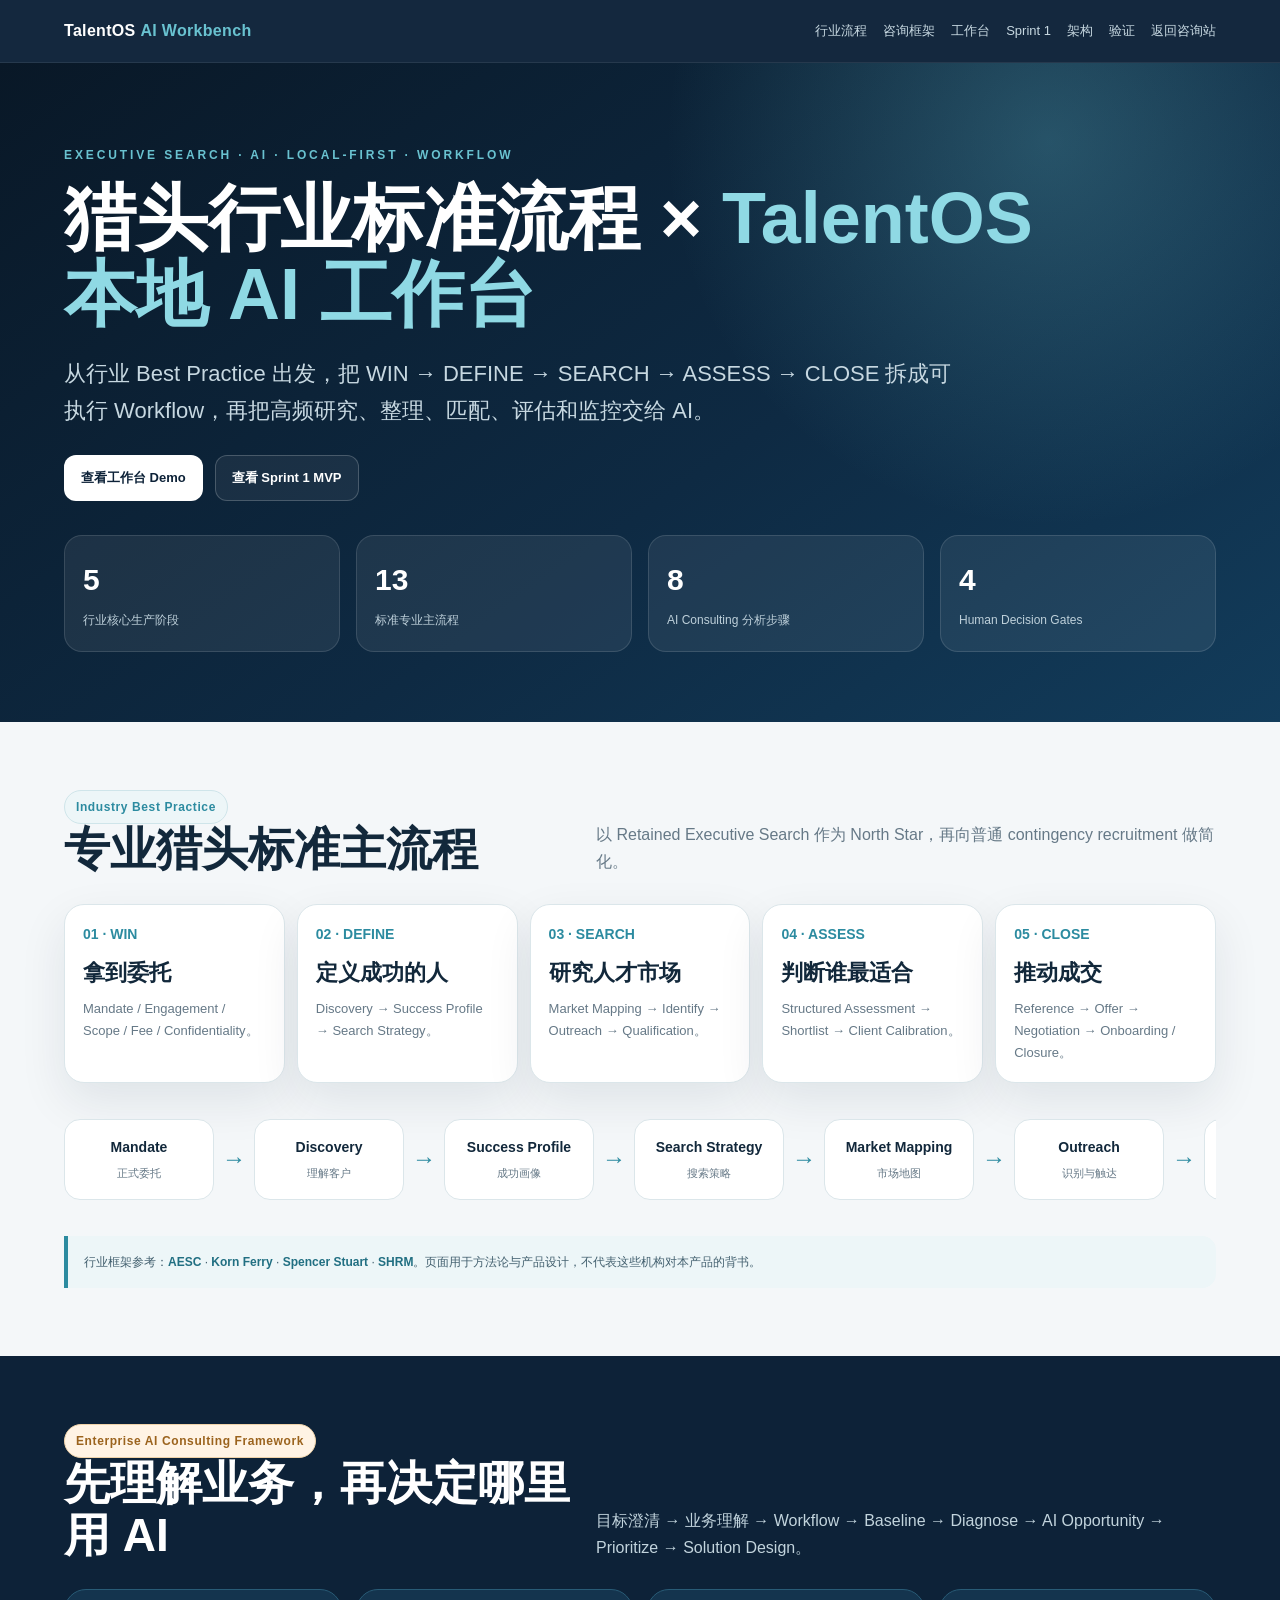
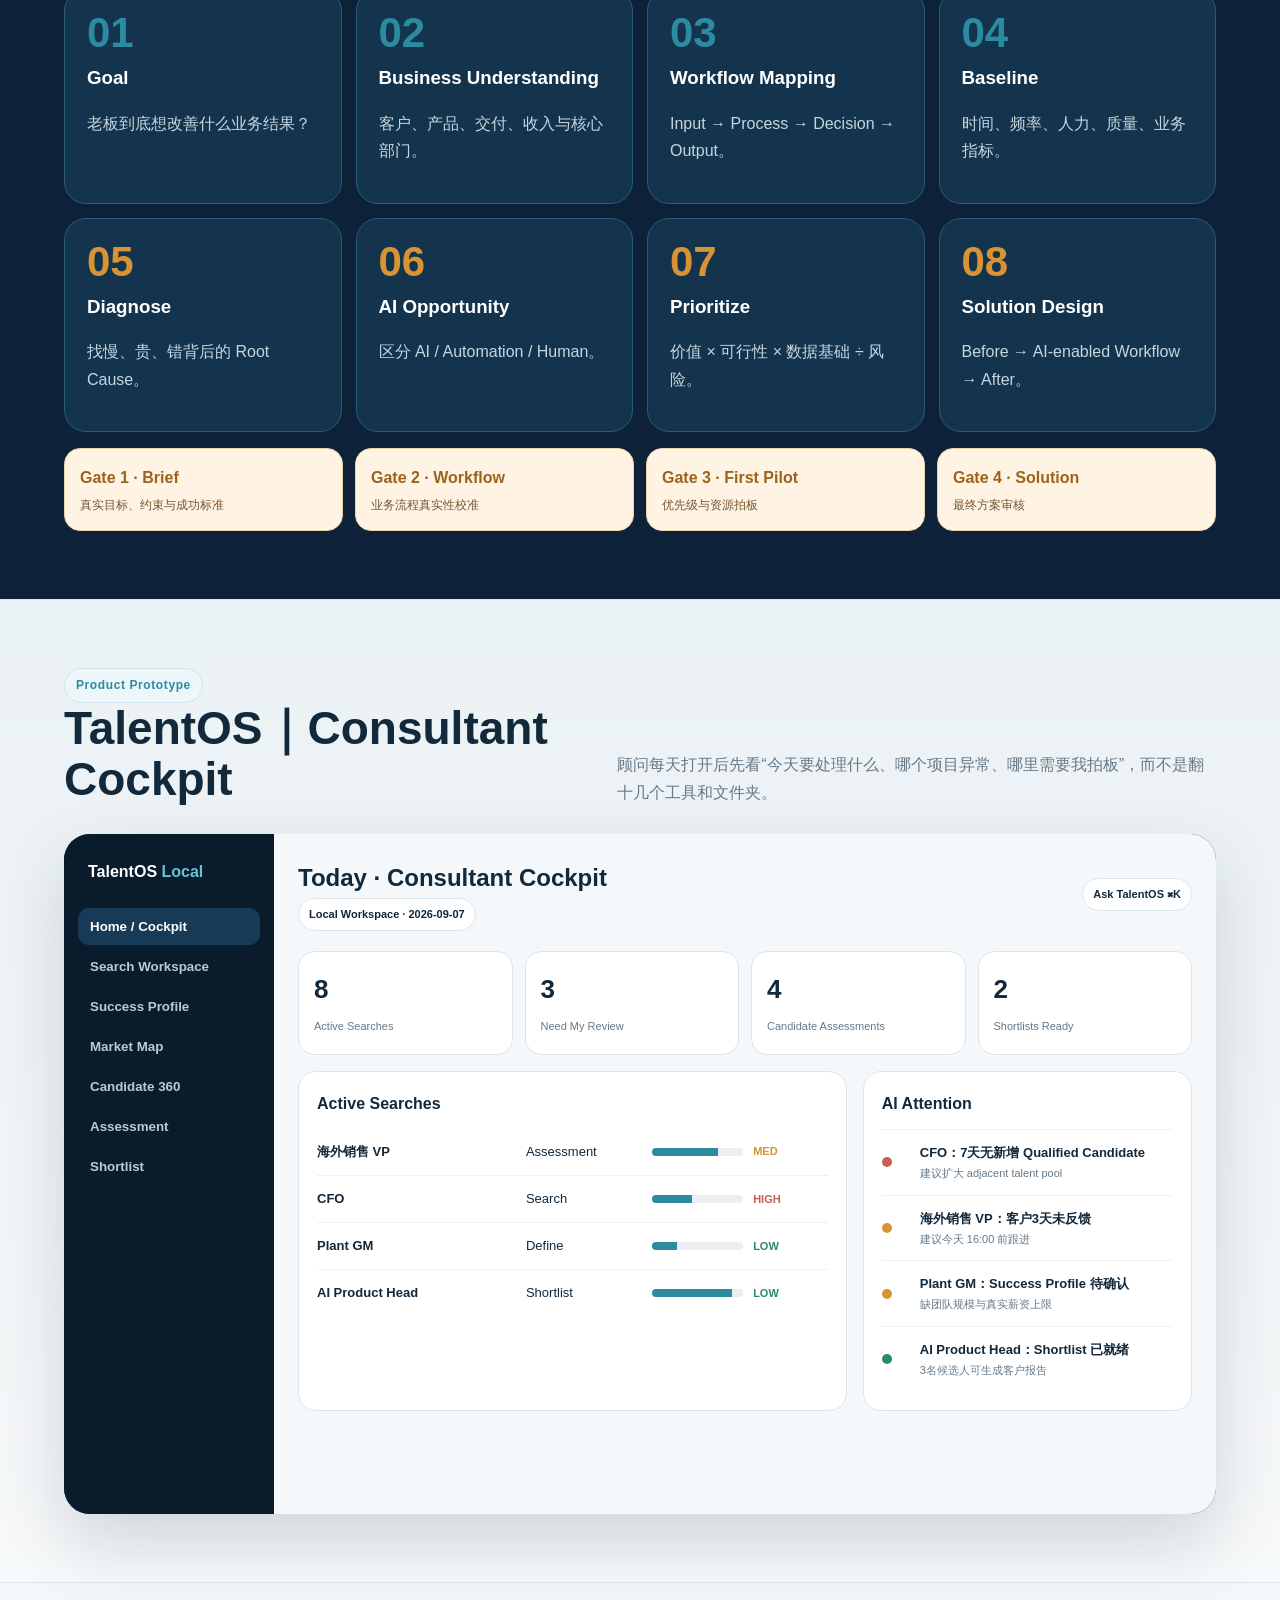
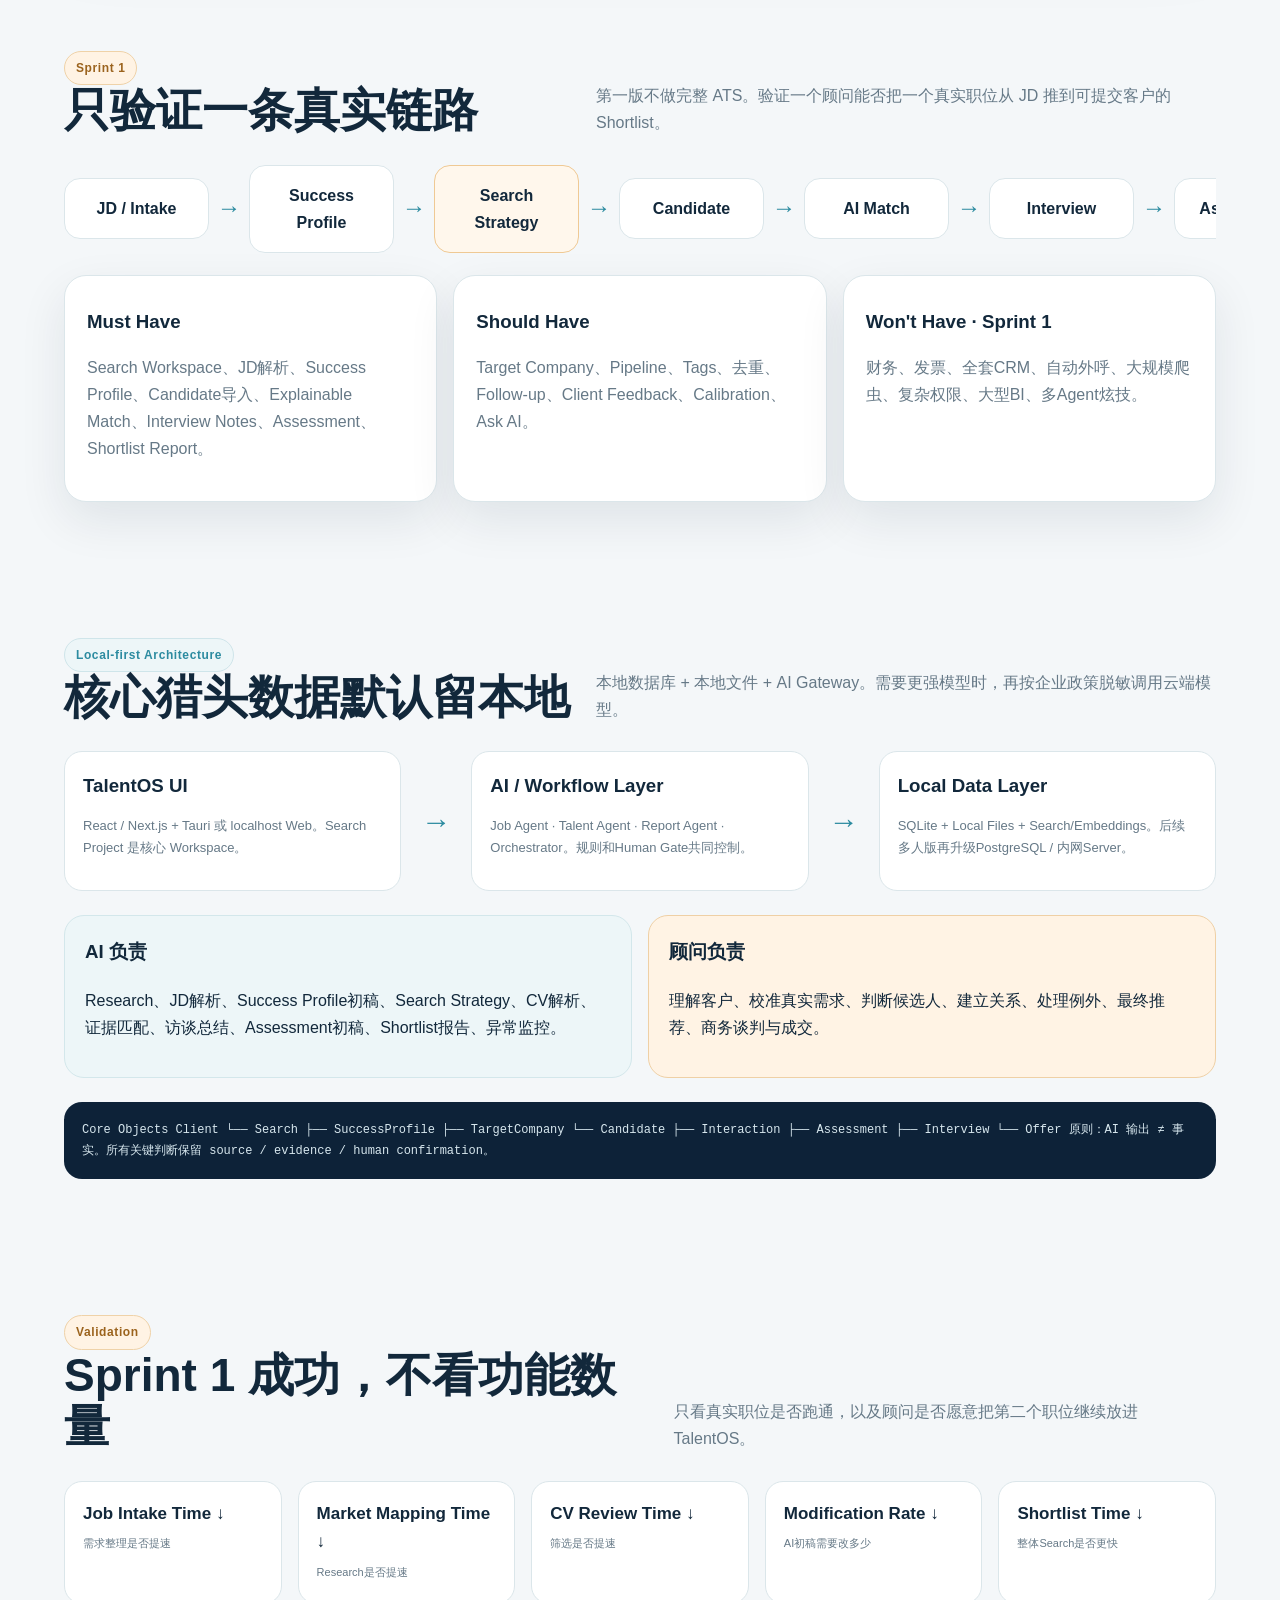
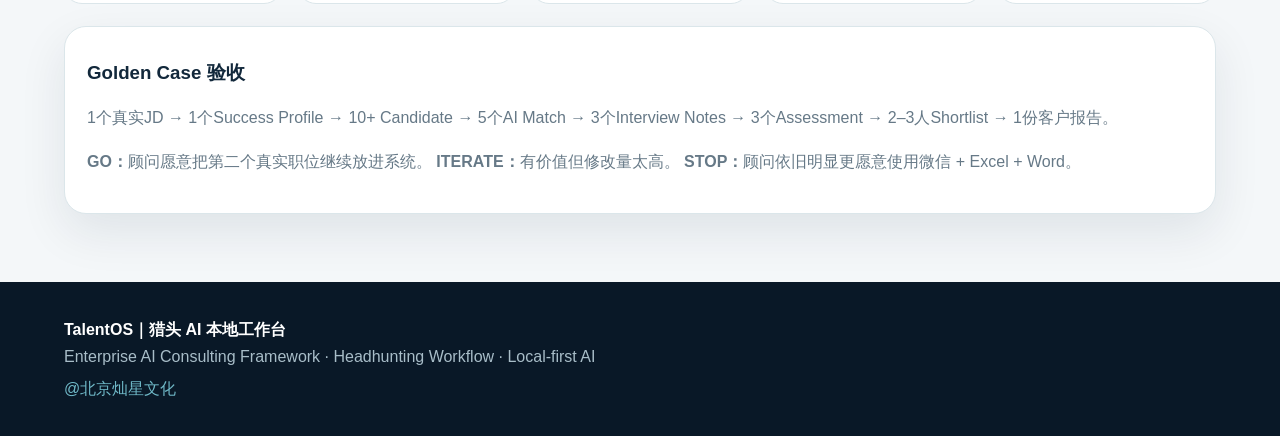
<file: consulting/talentos.html>
<!doctype html>
<html lang="zh-CN">
<head>
<meta charset="utf-8">
<meta name="viewport" content="width=device-width,initial-scale=1,viewport-fit=cover">
<meta name="theme-color" content="#0d2238">
<title>TalentOS｜猎头 AI 本地工作台 × 企业 AI Consulting</title>
<meta name="description" content="猎头行业标准主流程、企业AI Consulting Framework、TalentOS本地优先AI工作台与Sprint 1 MVP方案。">
<style>
:root{--navy:#0d2238;--navy2:#153b59;--ink:#12283b;--teal:#2c8ba0;--teal2:#69c2d0;--amber:#d89434;--bg:#f4f7f9;--card:#fff;--muted:#667987;--line:#dbe6ea;--soft:#edf6f8;--soft2:#fff3e4;--good:#2a8b67;--danger:#c75d55;--shadow:0 18px 48px rgba(13,34,56,.09)}
*{box-sizing:border-box}html{scroll-behavior:smooth}body{margin:0;font-family:-apple-system,BlinkMacSystemFont,"Segoe UI","PingFang SC","Microsoft YaHei",sans-serif;color:var(--ink);background:var(--bg);line-height:1.7}a{text-decoration:none;color:inherit}.wrap{max-width:1200px;margin:auto;padding:0 24px}.nav{position:sticky;top:0;z-index:30;background:rgba(13,34,56,.97);border-bottom:1px solid rgba(255,255,255,.08);backdrop-filter:blur(12px)}.navin{height:62px;display:flex;align-items:center;justify-content:space-between;gap:18px}.brand{color:#fff;font-weight:900;letter-spacing:.02em}.brand b{color:var(--teal2)}.navlinks{display:flex;gap:16px;overflow:auto;white-space:nowrap;color:#c7d8e1;font-size:13px}.navlinks a:hover{color:#fff}.hero{padding:82px 0 70px;color:#fff;background:radial-gradient(circle at 82% 12%,rgba(105,194,208,.28),transparent 32%),linear-gradient(145deg,#091827,#0e2a43 58%,#123c5b)}.kicker{font-size:12px;letter-spacing:.24em;color:var(--teal2);font-weight:900}.hero h1{font-size:clamp(40px,6vw,72px);line-height:1.05;margin:16px 0 18px;max-width:1000px}.hero h1 em{font-style:normal;color:#8fd9e4}.hero p{font-size:clamp(17px,2vw,22px);color:#c7d8e1;max-width:900px}.hero-actions{display:flex;gap:12px;flex-wrap:wrap;margin-top:26px}.btn{display:inline-flex;align-items:center;justify-content:center;padding:11px 16px;border-radius:12px;font-weight:800;font-size:13px;border:1px solid transparent}.btn.primary{background:#fff;color:var(--navy)}.btn.ghost{border-color:rgba(255,255,255,.2);color:#fff;background:rgba(255,255,255,.06)}.stats,.grid3,.grid4,.grid5,.metrics{display:grid;gap:16px}.stats{grid-template-columns:repeat(4,1fr);margin-top:34px}.stat{padding:18px;border-radius:18px;background:rgba(255,255,255,.07);border:1px solid rgba(255,255,255,.12)}.stat strong{display:block;color:#fff;font-size:30px}.stat span{font-size:12px;color:#bed0da}section{padding:68px 0}.sectionhead{display:flex;justify-content:space-between;align-items:flex-end;gap:20px;margin-bottom:28px}.sectionhead h2{margin:0;font-size:clamp(30px,4vw,46px);line-height:1.12}.sectionhead p{margin:0;max-width:620px;color:var(--muted)}.tag{display:inline-block;padding:6px 11px;border-radius:999px;background:var(--soft);border:1px solid #cfe5ea;color:var(--teal);font-weight:900;font-size:12px;letter-spacing:.05em}.tag.amber{background:var(--soft2);border-color:#efd2a8;color:#9b631d}.grid3{grid-template-columns:repeat(3,1fr)}.grid4{grid-template-columns:repeat(4,1fr)}.grid5{grid-template-columns:repeat(5,1fr)}.card{background:#fff;border:1px solid var(--line);border-radius:22px;padding:22px;box-shadow:var(--shadow)}.card h3{margin:8px 0}.card p,.card li{color:var(--muted)}.num{font-size:42px;line-height:1;color:var(--teal);font-weight:900}.num.amber{color:var(--amber)}.stage5{display:grid;grid-template-columns:repeat(5,1fr);gap:12px}.stage5 .stage{border-radius:20px;padding:18px;background:#fff;border:1px solid var(--line);box-shadow:var(--shadow);min-height:170px}.stage b{display:block;color:var(--teal);font-size:14px}.stage h3{margin:8px 0 6px;font-size:22px}.stage p{margin:0;color:var(--muted);font-size:13px}.pipeline{display:flex;gap:8px;overflow:auto;padding:8px 0 14px}.pipe{min-width:150px;padding:16px;border-radius:16px;border:1px solid var(--line);background:#fff;text-align:center}.pipe strong{display:block;font-size:14px}.pipe span{display:block;color:var(--muted);font-size:11px;margin-top:4px}.arr{font-size:24px;color:var(--teal);font-weight:900;align-self:center}.dark{background:var(--navy);color:#fff}.dark .sectionhead p{color:#c2d4dd}.dark .card{background:#14344e;border-color:#285b76;box-shadow:none}.dark .card p,.dark .card li{color:#c6d6df}.framework{display:grid;grid-template-columns:repeat(4,1fr);gap:14px}.fw{background:#fff;border:1px solid var(--line);border-radius:18px;padding:18px;position:relative}.fw .stepno{font-weight:900;color:var(--teal);font-size:12px;letter-spacing:.1em}.fw h3{margin:4px 0 6px}.fw p{font-size:13px;color:var(--muted);margin:0}.gates{display:grid;grid-template-columns:repeat(4,1fr);gap:12px;margin-top:16px}.gate{padding:15px;border-radius:16px;background:var(--soft2);border:1px solid #efd1a6}.gate b{color:#9b631d}.gate span{display:block;font-size:12px;color:#765630;margin-top:4px}.workbench-wrap{background:linear-gradient(180deg,#eaf1f4,#f7f9fa);border-top:1px solid var(--line);border-bottom:1px solid var(--line)}.shell{display:grid;grid-template-columns:210px 1fr;background:#0e2238;border-radius:26px;overflow:hidden;box-shadow:0 28px 70px rgba(10,31,49,.16);min-height:680px}.sidebar{padding:20px 14px;background:#0a1b2c;color:#bdd0db}.sidebrand{padding:4px 10px 20px;font-weight:900;color:#fff}.sidebrand b{color:var(--teal2)}.sidebtn{display:block;width:100%;text-align:left;border:0;background:transparent;color:#b8cbd6;padding:11px 12px;border-radius:11px;font-weight:700;cursor:pointer;margin:3px 0}.sidebtn:hover,.sidebtn.active{background:#173a56;color:#fff}.mainpanel{background:#f5f8fa;padding:24px}.topbar{display:flex;justify-content:space-between;gap:16px;align-items:center;margin-bottom:20px}.topbar h3{margin:0;font-size:24px}.chip{display:inline-flex;padding:6px 10px;border-radius:999px;background:#fff;border:1px solid var(--line);font-size:11px;font-weight:800}.panel{display:none}.panel.active{display:block}.dashgrid{display:grid;grid-template-columns:1.25fr .75fr;gap:16px}.kpis{display:grid;grid-template-columns:repeat(4,1fr);gap:12px;margin-bottom:16px}.kpi{background:#fff;border:1px solid var(--line);border-radius:16px;padding:15px}.kpi strong{display:block;font-size:26px}.kpi span{font-size:11px;color:var(--muted)}.box{background:#fff;border:1px solid var(--line);border-radius:18px;padding:18px}.box h4{margin:0 0 12px}.search-row,.candidate-row,.alert{display:grid;grid-template-columns:1.2fr .7fr .55fr .45fr;gap:10px;align-items:center;padding:12px 0;border-top:1px solid #edf1f3;font-size:13px}.search-row:first-of-type,.candidate-row:first-of-type{border-top:0}.progress{height:8px;border-radius:999px;background:#e9eff2;overflow:hidden}.progress i{display:block;height:100%;background:var(--teal)}.risk{font-weight:900;font-size:11px}.risk.high{color:var(--danger)}.risk.med{color:var(--amber)}.risk.low{color:var(--good)}.alert{grid-template-columns:28px 1fr}.alert b{font-size:13px}.alert span{display:block;color:var(--muted);font-size:11px}.dot{width:10px;height:10px;border-radius:50%;background:var(--amber)}.dot.red{background:var(--danger)}.dot.green{background:var(--good)}.flowbox{display:flex;gap:8px;overflow:auto;margin:12px 0}.flowitem{min-width:135px;border-radius:14px;padding:12px;background:#eef6f8;border:1px solid #d7e8ec;text-align:center;font-weight:800;font-size:12px}.flowitem.hot{background:#fff1df;border-color:#efcd9e;color:#805317}.sp-grid{display:grid;grid-template-columns:1.15fr .85fr;gap:16px}.criteria{display:grid;grid-template-columns:1fr 70px 90px;gap:8px;padding:10px 0;border-top:1px solid #edf1f3;align-items:center;font-size:13px}.criteria:first-of-type{border-top:0}.scorebar{height:7px;border-radius:999px;background:#e7edef;overflow:hidden}.scorebar i{display:block;height:100%;background:var(--teal)}.evidence{font-size:11px;color:var(--muted)}.company-list{display:grid;grid-template-columns:repeat(2,1fr);gap:10px}.company{padding:13px;border:1px solid var(--line);border-radius:14px;background:#fff}.company b{display:block}.company span{font-size:11px;color:var(--muted)}.profile-head{display:flex;justify-content:space-between;gap:16px;align-items:flex-start}.profile-head h4{font-size:22px;margin:0}.miniinfo{color:var(--muted);font-size:12px}.badge{display:inline-flex;padding:5px 9px;border-radius:999px;background:#edf6f8;color:#28768a;border:1px solid #d4e7eb;font-size:11px;font-weight:800;margin:3px}.badge.amber{background:#fff2e2;color:#8b5a1d;border-color:#efd1a7}.slate{width:100%;border-collapse:collapse;font-size:12px}.slate th,.slate td{text-align:left;padding:11px;border-bottom:1px solid #e8eef1}.slate th{color:var(--muted);font-size:11px}.codebox{background:#0d2238;color:#d7e7ee;border-radius:18px;padding:18px;font-family:ui-monospace,SFMono-Regular,Menlo,monospace;font-size:12px;overflow:auto}.mvp{display:flex;align-items:center;gap:8px;overflow:auto}.mvpstep{min-width:145px;background:#fff;border:1px solid var(--line);padding:16px;border-radius:16px;text-align:center;font-weight:800}.mvpstep:nth-child(2),.mvpstep:nth-child(5),.mvpstep:nth-child(8){border-color:#efc994;background:#fff7ec}.arch{display:grid;grid-template-columns:1fr 50px 1fr 50px 1fr;gap:10px;align-items:center}.archbox{background:#fff;border:1px solid var(--line);border-radius:18px;padding:18px}.archbox h3{margin:0 0 8px}.archbox p{color:var(--muted);font-size:13px}.archarr{text-align:center;font-size:30px;color:var(--teal);font-weight:900}.split{display:grid;grid-template-columns:1fr 1fr;gap:16px}.rolebox{border-radius:20px;padding:20px}.rolebox.ai{background:#edf6f8;border:1px solid #d3e7eb}.rolebox.human{background:#fff3e4;border:1px solid #efd0a5}.rolebox h3{margin-top:0}.metrics{grid-template-columns:repeat(5,1fr)}.metric{padding:18px;border-radius:18px;background:#fff;border:1px solid var(--line)}.metric b{display:block;font-size:17px}.metric span{color:var(--muted);font-size:11px}.sourcebar{margin-top:22px;padding:16px;border-left:4px solid var(--teal);background:#edf6f8;border-radius:0 14px 14px 0;color:#43606f;font-size:12px}.sourcebar a{color:#216f82;font-weight:800}.footer{padding:34px 0;background:#091827;color:#a8bdc8}.footer strong{color:#fff}.watermark{color:#6fb8c7;margin-top:5px}
@media(max-width:980px){.stats,.grid4,.framework,.gates,.metrics{grid-template-columns:repeat(2,1fr)}.grid5,.stage5{grid-template-columns:1fr 1fr}.shell{grid-template-columns:1fr}.sidebar{display:flex;overflow:auto;gap:6px;padding:10px}.sidebrand{display:none}.sidebtn{width:auto;white-space:nowrap}.dashgrid,.sp-grid,.split{grid-template-columns:1fr}.arch{grid-template-columns:1fr}.archarr{transform:rotate(90deg)}.kpis{grid-template-columns:repeat(2,1fr)}}
@media(max-width:600px){.wrap{padding:0 16px}.hero{padding:56px 0}.stats,.grid3,.grid4,.framework,.gates,.metrics,.stage5{grid-template-columns:1fr}.navin{height:58px}.brand{font-size:14px}.navlinks{font-size:12px}.sectionhead{display:block}.sectionhead p{margin-top:10px}.mainpanel{padding:14px}.search-row,.candidate-row{grid-template-columns:1fr 1fr}.company-list{grid-template-columns:1fr}.shell{border-radius:18px}.kpis{grid-template-columns:1fr 1fr}}
</style>
</head>
<body>
<nav class="nav"><div class="wrap navin"><div class="brand">TalentOS <b>AI Workbench</b></div><div class="navlinks"><a href="#process">行业流程</a><a href="#framework">咨询框架</a><a href="#workbench">工作台</a><a href="#mvp">Sprint 1</a><a href="#architecture">架构</a><a href="#validation">验证</a><a href="https://app.singclaw.xyz/consulting/index.html">返回咨询站</a></div></div></nav>
<header class="hero"><div class="wrap"><div class="kicker">EXECUTIVE SEARCH · AI · LOCAL-FIRST · WORKFLOW</div><h1>猎头行业标准流程 × <em>TalentOS 本地 AI 工作台</em></h1><p>从行业 Best Practice 出发，把 WIN → DEFINE → SEARCH → ASSESS → CLOSE 拆成可执行 Workflow，再把高频研究、整理、匹配、评估和监控交给 AI。</p><div class="hero-actions"><a class="btn primary" href="#workbench">查看工作台 Demo</a><a class="btn ghost" href="#mvp">查看 Sprint 1 MVP</a></div><div class="stats"><div class="stat"><strong>5</strong><span>行业核心生产阶段</span></div><div class="stat"><strong>13</strong><span>标准专业主流程</span></div><div class="stat"><strong>8</strong><span>AI Consulting 分析步骤</span></div><div class="stat"><strong>4</strong><span>Human Decision Gates</span></div></div></div></header>
<section id="process"><div class="wrap"><div class="sectionhead"><div><span class="tag">Industry Best Practice</span><h2>专业猎头标准主流程</h2></div><p>以 Retained Executive Search 作为 North Star，再向普通 contingency recruitment 做简化。</p></div><div class="stage5"><div class="stage"><b>01 · WIN</b><h3>拿到委托</h3><p>Mandate / Engagement / Scope / Fee / Confidentiality。</p></div><div class="stage"><b>02 · DEFINE</b><h3>定义成功的人</h3><p>Discovery → Success Profile → Search Strategy。</p></div><div class="stage"><b>03 · SEARCH</b><h3>研究人才市场</h3><p>Market Mapping → Identify → Outreach → Qualification。</p></div><div class="stage"><b>04 · ASSESS</b><h3>判断谁最适合</h3><p>Structured Assessment → Shortlist → Client Calibration。</p></div><div class="stage"><b>05 · CLOSE</b><h3>推动成交</h3><p>Reference → Offer → Negotiation → Onboarding / Closure。</p></div></div><div style="height:28px"></div><div class="pipeline"><div class="pipe"><strong>Mandate</strong><span>正式委托</span></div><div class="arr">→</div><div class="pipe"><strong>Discovery</strong><span>理解客户</span></div><div class="arr">→</div><div class="pipe"><strong>Success Profile</strong><span>成功画像</span></div><div class="arr">→</div><div class="pipe"><strong>Search Strategy</strong><span>搜索策略</span></div><div class="arr">→</div><div class="pipe"><strong>Market Mapping</strong><span>市场地图</span></div><div class="arr">→</div><div class="pipe"><strong>Outreach</strong><span>识别与触达</span></div><div class="arr">→</div><div class="pipe"><strong>Qualification</strong><span>基础筛选</span></div><div class="arr">→</div><div class="pipe"><strong>Assessment</strong><span>结构化评估</span></div><div class="arr">→</div><div class="pipe"><strong>Shortlist</strong><span>推荐候选人</span></div><div class="arr">→</div><div class="pipe"><strong>Calibration</strong><span>客户面试校准</span></div><div class="arr">→</div><div class="pipe"><strong>Reference</strong><span>背调验证</span></div><div class="arr">→</div><div class="pipe"><strong>Offer & Close</strong><span>成交</span></div><div class="arr">→</div><div class="pipe"><strong>Onboarding</strong><span>入职关闭</span></div></div><div class="sourcebar">行业框架参考：<a target="_blank" rel="noopener" href="https://www.aesc.org/">AESC</a> · <a target="_blank" rel="noopener" href="https://www.kornferry.com/">Korn Ferry</a> · <a target="_blank" rel="noopener" href="https://www.spencerstuart.com/">Spencer Stuart</a> · <a target="_blank" rel="noopener" href="https://www.shrm.org/">SHRM</a>。页面用于方法论与产品设计，不代表这些机构对本产品的背书。</div></div></section>
<section id="framework" class="dark"><div class="wrap"><div class="sectionhead"><div><span class="tag amber">Enterprise AI Consulting Framework</span><h2>先理解业务，再决定哪里用 AI</h2></div><p>目标澄清 → 业务理解 → Workflow → Baseline → Diagnose → AI Opportunity → Prioritize → Solution Design。</p></div><div class="framework"><div class="card"><div class="num">01</div><h3>Goal</h3><p>老板到底想改善什么业务结果？</p></div><div class="card"><div class="num">02</div><h3>Business Understanding</h3><p>客户、产品、交付、收入与核心部门。</p></div><div class="card"><div class="num">03</div><h3>Workflow Mapping</h3><p>Input → Process → Decision → Output。</p></div><div class="card"><div class="num">04</div><h3>Baseline</h3><p>时间、频率、人力、质量、业务指标。</p></div><div class="card"><div class="num amber">05</div><h3>Diagnose</h3><p>找慢、贵、错背后的 Root Cause。</p></div><div class="card"><div class="num amber">06</div><h3>AI Opportunity</h3><p>区分 AI / Automation / Human。</p></div><div class="card"><div class="num amber">07</div><h3>Prioritize</h3><p>价值 × 可行性 × 数据基础 ÷ 风险。</p></div><div class="card"><div class="num amber">08</div><h3>Solution Design</h3><p>Before → AI-enabled Workflow → After。</p></div></div><div class="gates"><div class="gate"><b>Gate 1 · Brief</b><span>真实目标、约束与成功标准</span></div><div class="gate"><b>Gate 2 · Workflow</b><span>业务流程真实性校准</span></div><div class="gate"><b>Gate 3 · First Pilot</b><span>优先级与资源拍板</span></div><div class="gate"><b>Gate 4 · Solution</b><span>最终方案审核</span></div></div></div></section>
<section id="workbench" class="workbench-wrap"><div class="wrap"><div class="sectionhead"><div><span class="tag">Product Prototype</span><h2>TalentOS｜Consultant Cockpit</h2></div><p>顾问每天打开后先看“今天要处理什么、哪个项目异常、哪里需要我拍板”，而不是翻十几个工具和文件夹。</p></div><div class="shell"><aside class="sidebar"><div class="sidebrand">TalentOS <b>Local</b></div><button class="sidebtn active" data-panel="cockpit">Home / Cockpit</button><button class="sidebtn" data-panel="search">Search Workspace</button><button class="sidebtn" data-panel="profile">Success Profile</button><button class="sidebtn" data-panel="market">Market Map</button><button class="sidebtn" data-panel="candidate">Candidate 360</button><button class="sidebtn" data-panel="assessment">Assessment</button><button class="sidebtn" data-panel="shortlist">Shortlist</button></aside><main class="mainpanel">
<div class="panel active" id="panel-cockpit"><div class="topbar"><div><h3>Today · Consultant Cockpit</h3><span class="chip">Local Workspace · 2026-09-07</span></div><span class="chip">Ask TalentOS ⌘K</span></div><div class="kpis"><div class="kpi"><strong>8</strong><span>Active Searches</span></div><div class="kpi"><strong>3</strong><span>Need My Review</span></div><div class="kpi"><strong>4</strong><span>Candidate Assessments</span></div><div class="kpi"><strong>2</strong><span>Shortlists Ready</span></div></div><div class="dashgrid"><div class="box"><h4>Active Searches</h4><div class="search-row"><b>海外销售 VP</b><span>Assessment</span><div class="progress"><i style="width:72%"></i></div><span class="risk med">MED</span></div><div class="search-row"><b>CFO</b><span>Search</span><div class="progress"><i style="width:44%"></i></div><span class="risk high">HIGH</span></div><div class="search-row"><b>Plant GM</b><span>Define</span><div class="progress"><i style="width:28%"></i></div><span class="risk low">LOW</span></div><div class="search-row"><b>AI Product Head</b><span>Shortlist</span><div class="progress"><i style="width:88%"></i></div><span class="risk low">LOW</span></div></div><div class="box"><h4>AI Attention</h4><div class="alert"><i class="dot red"></i><div><b>CFO：7天无新增 Qualified Candidate</b><span>建议扩大 adjacent talent pool</span></div></div><div class="alert"><i class="dot"></i><div><b>海外销售 VP：客户3天未反馈</b><span>建议今天 16:00 前跟进</span></div></div><div class="alert"><i class="dot"></i><div><b>Plant GM：Success Profile 待确认</b><span>缺团队规模与真实薪资上限</span></div></div><div class="alert"><i class="dot green"></i><div><b>AI Product Head：Shortlist 已就绪</b><span>3名候选人可生成客户报告</span></div></div></div></div></div>
<div class="panel" id="panel-search"><div class="topbar"><div><h3>Search Workspace · 海外销售 VP</h3><span class="chip">Client A · 34 Days Open</span></div><span class="chip">Stage: ASSESS</span></div><div class="flowbox"><div class="flowitem">JD / Intake</div><div class="flowitem hot">Success Profile</div><div class="flowitem">Search Strategy</div><div class="flowitem">Market Map</div><div class="flowitem">Longlist</div><div class="flowitem hot">Assessment</div><div class="flowitem">Shortlist</div></div><div class="dashgrid"><div class="box"><h4>Project Summary</h4><p><b>目标：</b>寻找能够在欧洲市场建立销售团队并承担区域增长责任的储能行业高级销售负责人。</p><p><b>当前状态：</b>128 identified → 72 contacted → 21 qualified → 8 assessed → 3 shortlist-ready。</p></div><div class="box"><h4>Questions to Validate</h4><div class="alert"><i class="dot"></i><div><b>P&L 责任范围</b><span>客户JD写了P&L，但未说明金额与决策权</span></div></div><div class="alert"><i class="dot"></i><div><b>欧洲区域定义</b><span>是否包含英国与东欧市场</span></div></div></div></div></div>
<div class="panel" id="panel-profile"><div class="topbar"><div><h3>Success Profile</h3><span class="chip">Human Gate · Confirm before Search</span></div><span class="chip">Drafted by AI</span></div><div class="sp-grid"><div class="box"><h4>Weighted Criteria</h4><div class="criteria"><b>海外销售经验</b><span>25%</span><span class="badge">Must</span></div><div class="criteria"><b>储能行业</b><span>20%</span><span class="badge">Must</span></div><div class="criteria"><b>欧洲市场</b><span>15%</span><span class="badge">Must</span></div><div class="criteria"><b>团队管理</b><span>15%</span><span class="badge">Must</span></div><div class="criteria"><b>P&L Ownership</b><span>15%</span><span class="badge amber">Validate</span></div><div class="criteria"><b>大客户资源</b><span>10%</span><span class="badge">Nice</span></div></div><div class="box"><h4>AI Missing Information</h4><div class="alert"><i class="dot red"></i><div><b>薪资真实上限未确认</b><span>当前目标人才市场中位数可能高于JD</span></div></div><div class="alert"><i class="dot"></i><div><b>团队规模未定义</b><span>需要确认是带10人还是50人团队</span></div></div><div class="alert"><i class="dot"></i><div><b>0→1 vs 成熟运营偏好</b><span>会直接影响Target Company选择</span></div></div></div></div></div>
<div class="panel" id="panel-market"><div class="topbar"><div><h3>Market Map</h3><span class="chip">Company Graph + Talent Graph</span></div><span class="chip">AI Suggested Adjacent Pool</span></div><div class="company-list"><div class="company"><b>阳光电源</b><span>8 candidates · Tier 1</span></div><div class="company"><b>华为数字能源</b><span>6 candidates · Tier 1</span></div><div class="company"><b>宁德时代</b><span>5 candidates · Tier 1</span></div><div class="company"><b>Fluence</b><span>3 candidates · Tier 2</span></div><div class="company"><b>Tesla Energy</b><span>2 candidates · Tier 2</span></div><div class="company"><b>光伏逆变器 Adjacent</b><span>11 candidates · Adjacent</span></div></div><div style="height:16px"></div><div class="box"><h4>AI Search Logic</h4><div class="codebox">行业 → Company Universe → Business Unit → Function → Title → People

若 Qualified Candidate 连续7天无增长：
1. 扩展相邻行业
2. 放宽Title但保留核心能力
3. 检查Success Profile是否过窄
4. 基于客户反馈重新Calibration</div></div></div>
<div class="panel" id="panel-candidate"><div class="topbar"><div><h3>Candidate 360</h3><span class="chip">Evidence-first Profile</span></div><span class="chip">Search Fit 84 / 100</span></div><div class="profile-head box"><div><h4>张三</h4><div class="miniinfo">VP International Sales · Company X · 上海</div><div style="margin-top:8px"><span class="badge">储能 8年</span><span class="badge">欧洲 5年</span><span class="badge">团队 60人</span><span class="badge amber">P&L 待确认</span></div></div><div><b>Current 120W</b><div class="miniinfo">Expected 150W · Notice 30d</div></div></div><div style="height:14px"></div><div class="sp-grid"><div class="box"><h4>Fit by Dimension</h4><div class="criteria"><b>Industry</b><div class="scorebar"><i style="width:95%"></i></div><span>95</span></div><div class="criteria"><b>Overseas</b><div class="scorebar"><i style="width:92%"></i></div><span>92</span></div><div class="criteria"><b>Leadership</b><div class="scorebar"><i style="width:82%"></i></div><span>82</span></div><div class="criteria"><b>P&L</b><div class="scorebar"><i style="width:60%"></i></div><span>60</span></div><div class="criteria"><b>Motivation</b><div class="scorebar"><i style="width:76%"></i></div><span>76</span></div></div><div class="box"><h4>Evidence / Gap / Unknown</h4><p><span class="badge">Confirmed</span> 8年储能行业；负责欧洲区域销售。</p><p><span class="badge amber">Inferred</span> “负责区域销售额1.2亿”不能直接等同完整P&L。</p><p><span class="badge amber">Unknown</span> 是否承担预算、利润及定价决策权。</p><p><b>Next question:</b> “你在欧洲区域的收入、毛利与预算分别承担到什么程度？”</p></div></div></div>
<div class="panel" id="panel-assessment"><div class="topbar"><div><h3>Interview → Assessment</h3><span class="chip">AI Draft → Consultant Final</span></div><span class="chip">Human Modification Rate: 18%</span></div><div class="dashgrid"><div class="box"><h4>AI Extracted</h4><p><b>Motivation：</b>希望获得更完整的区域经营权和团队建设空间。</p><p><b>Achievement：</b>3年内欧洲区域收入由4,000万增长至1.2亿。</p><p><b>Leadership：</b>管理60人跨国销售及售前团队。</p><p><b>Risk：</b>薪资高于客户当前预算约10%；P&L范围仍待确认。</p></div><div class="box"><h4>Consultant Recommendation</h4><p><span class="badge">Recommended</span></p><p>行业、区域与团队经历高度匹配；建议进入Shortlist，但客户面试前需确认P&L和薪资弹性。</p></div></div></div>
<div class="panel" id="panel-shortlist"><div class="topbar"><div><h3>Shortlist / Candidate Slate</h3><span class="chip">Ready for Client Review</span></div><span class="chip">Export PDF / Word</span></div><div class="box"><table class="slate"><thead><tr><th>Candidate</th><th>Fit</th><th>Strength</th><th>Risk</th><th>Package</th><th>Motivation</th></tr></thead><tbody><tr><td><b>张三</b></td><td>86</td><td>欧洲 + 储能</td><td>薪资 / P&L</td><td>150W</td><td>High</td></tr><tr><td><b>李四</b></td><td>83</td><td>P&L + 团队</td><td>地域</td><td>135W</td><td>Medium</td></tr><tr><td><b>王五</b></td><td>79</td><td>大客户资源</td><td>团队规模</td><td>125W</td><td>High</td></tr></tbody></table></div><div style="height:14px"></div><div class="box"><h4>AI Generated Client Narrative</h4><p>三位候选人覆盖“成熟欧洲业务”“区域经营/P&L”“核心客户资源”三种不同优势画像，建议客户用统一Success Profile进行结构化面试，并优先验证张三的P&L真实范围与李四的地域灵活性。</p></div></div>
</main></div></div></section>
<section id="mvp"><div class="wrap"><div class="sectionhead"><div><span class="tag amber">Sprint 1</span><h2>只验证一条真实链路</h2></div><p>第一版不做完整 ATS。验证一个顾问能否把一个真实职位从 JD 推到可提交客户的 Shortlist。</p></div><div class="mvp"><div class="mvpstep">JD / Intake</div><div class="arr">→</div><div class="mvpstep">Success Profile</div><div class="arr">→</div><div class="mvpstep">Search Strategy</div><div class="arr">→</div><div class="mvpstep">Candidate</div><div class="arr">→</div><div class="mvpstep">AI Match</div><div class="arr">→</div><div class="mvpstep">Interview</div><div class="arr">→</div><div class="mvpstep">Assessment</div><div class="arr">→</div><div class="mvpstep">Shortlist</div></div><div style="height:22px"></div><div class="grid3"><div class="card"><h3>Must Have</h3><p>Search Workspace、JD解析、Success Profile、Candidate导入、Explainable Match、Interview Notes、Assessment、Shortlist Report。</p></div><div class="card"><h3>Should Have</h3><p>Target Company、Pipeline、Tags、去重、Follow-up、Client Feedback、Calibration、Ask AI。</p></div><div class="card"><h3>Won't Have · Sprint 1</h3><p>财务、发票、全套CRM、自动外呼、大规模爬虫、复杂权限、大型BI、多Agent炫技。</p></div></div></div></section>
<section id="architecture"><div class="wrap"><div class="sectionhead"><div><span class="tag">Local-first Architecture</span><h2>核心猎头数据默认留本地</h2></div><p>本地数据库 + 本地文件 + AI Gateway。需要更强模型时，再按企业政策脱敏调用云端模型。</p></div><div class="arch"><div class="archbox"><h3>TalentOS UI</h3><p>React / Next.js + Tauri 或 localhost Web。Search Project 是核心 Workspace。</p></div><div class="archarr">→</div><div class="archbox"><h3>AI / Workflow Layer</h3><p>Job Agent · Talent Agent · Report Agent · Orchestrator。规则和Human Gate共同控制。</p></div><div class="archarr">→</div><div class="archbox"><h3>Local Data Layer</h3><p>SQLite + Local Files + Search/Embeddings。后续多人版再升级PostgreSQL / 内网Server。</p></div></div><div style="height:24px"></div><div class="split"><div class="rolebox ai"><h3>AI 负责</h3><p>Research、JD解析、Success Profile初稿、Search Strategy、CV解析、证据匹配、访谈总结、Assessment初稿、Shortlist报告、异常监控。</p></div><div class="rolebox human"><h3>顾问负责</h3><p>理解客户、校准真实需求、判断候选人、建立关系、处理例外、最终推荐、商务谈判与成交。</p></div></div><div style="height:24px"></div><div class="codebox">Core Objects

Client
  └── Search
       ├── SuccessProfile
       ├── TargetCompany
       └── Candidate
            ├── Interaction
            ├── Assessment
            ├── Interview
            └── Offer

原则：AI 输出 ≠ 事实。所有关键判断保留 source / evidence / human confirmation。</div></div></section>
<section id="validation"><div class="wrap"><div class="sectionhead"><div><span class="tag amber">Validation</span><h2>Sprint 1 成功，不看功能数量</h2></div><p>只看真实职位是否跑通，以及顾问是否愿意把第二个职位继续放进 TalentOS。</p></div><div class="metrics"><div class="metric"><b>Job Intake Time ↓</b><span>需求整理是否提速</span></div><div class="metric"><b>Market Mapping Time ↓</b><span>Research是否提速</span></div><div class="metric"><b>CV Review Time ↓</b><span>筛选是否提速</span></div><div class="metric"><b>Modification Rate ↓</b><span>AI初稿需要改多少</span></div><div class="metric"><b>Shortlist Time ↓</b><span>整体Search是否更快</span></div></div><div style="height:22px"></div><div class="card"><h3>Golden Case 验收</h3><p>1个真实JD → 1个Success Profile → 10+ Candidate → 5个AI Match → 3个Interview Notes → 3个Assessment → 2–3人Shortlist → 1份客户报告。</p><p><b>GO：</b>顾问愿意把第二个真实职位继续放进系统。 <b>ITERATE：</b>有价值但修改量太高。 <b>STOP：</b>顾问依旧明显更愿意使用微信 + Excel + Word。</p></div></div></section>
<footer class="footer"><div class="wrap"><strong>TalentOS｜猎头 AI 本地工作台</strong><br>Enterprise AI Consulting Framework · Headhunting Workflow · Local-first AI<br><div class="watermark">@北京灿星文化</div></div></footer>
<script>
const buttons=[...document.querySelectorAll('.sidebtn')];
const panels=[...document.querySelectorAll('.panel')];
buttons.forEach(btn=>btn.addEventListener('click',()=>{buttons.forEach(b=>b.classList.remove('active'));panels.forEach(p=>p.classList.remove('active'));btn.classList.add('active');document.getElementById('panel-'+btn.dataset.panel).classList.add('active');}));
</script>
</body>
</html>
</file>
